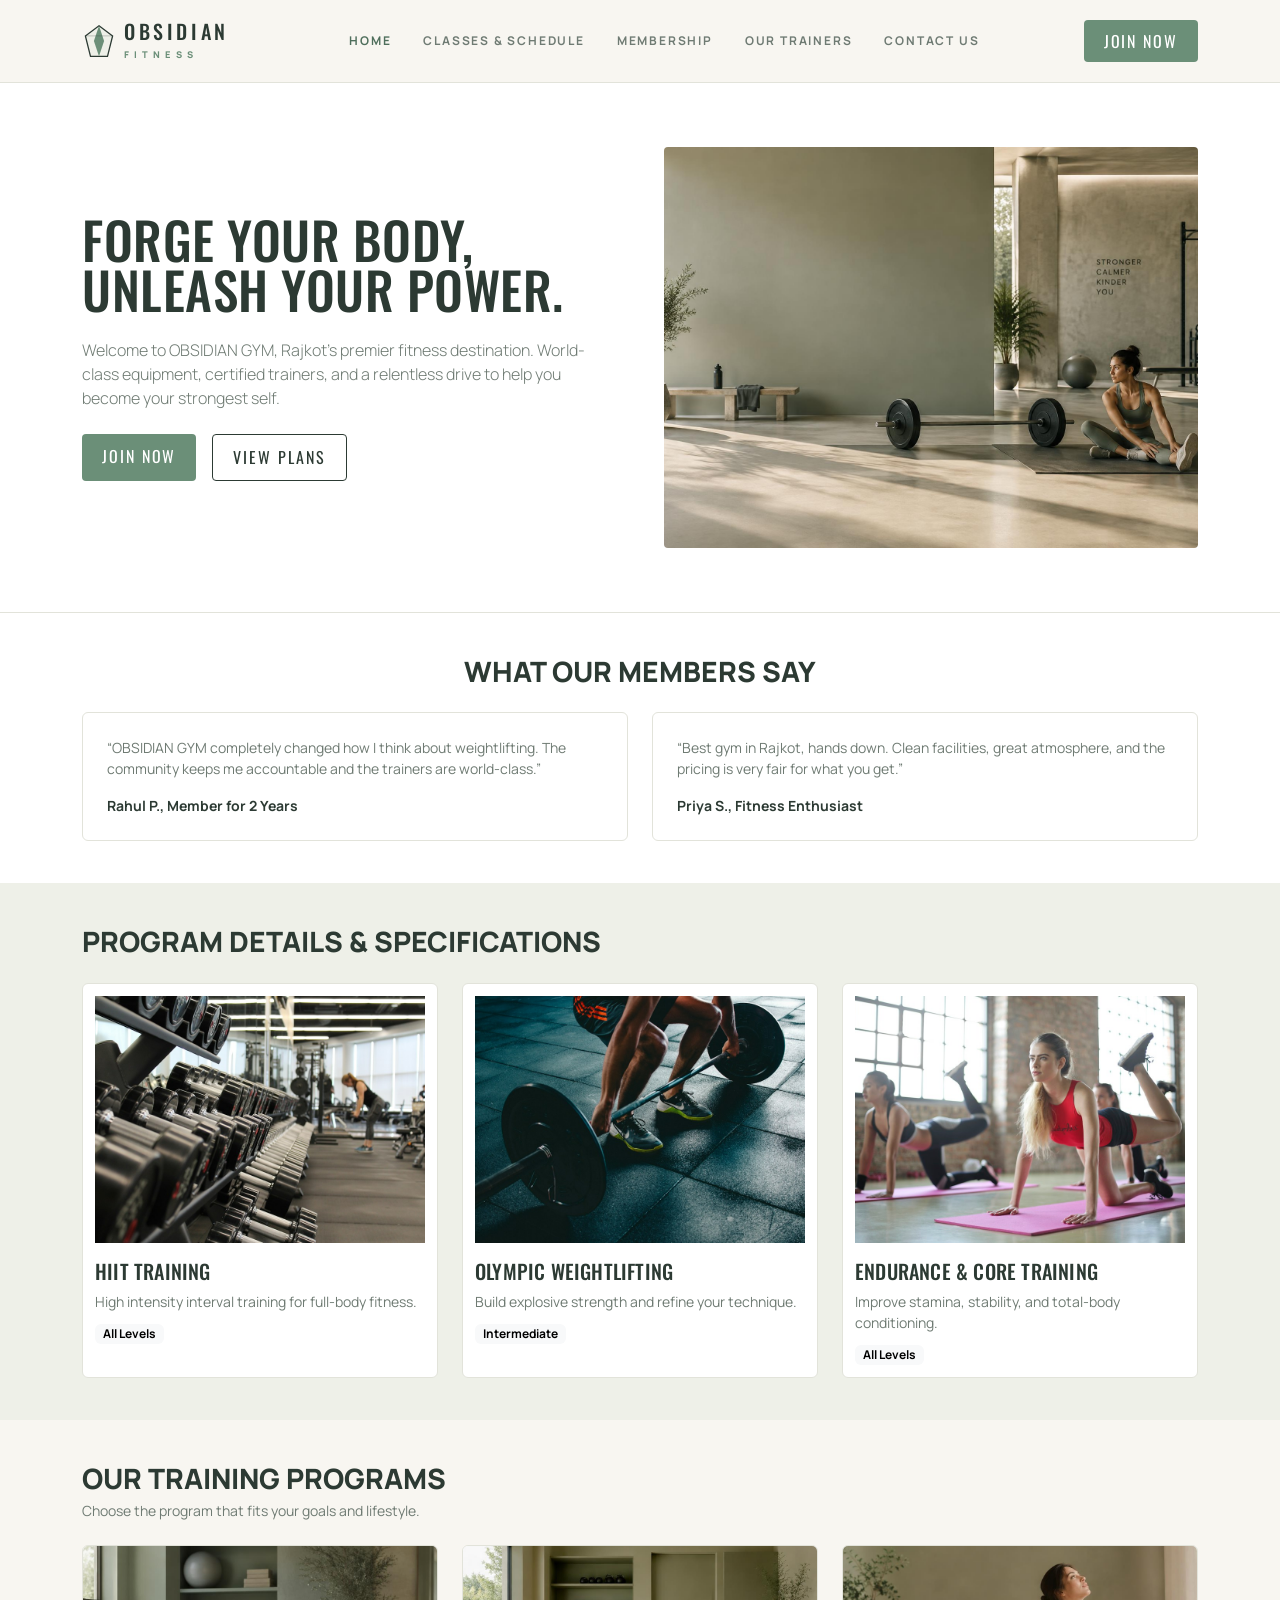
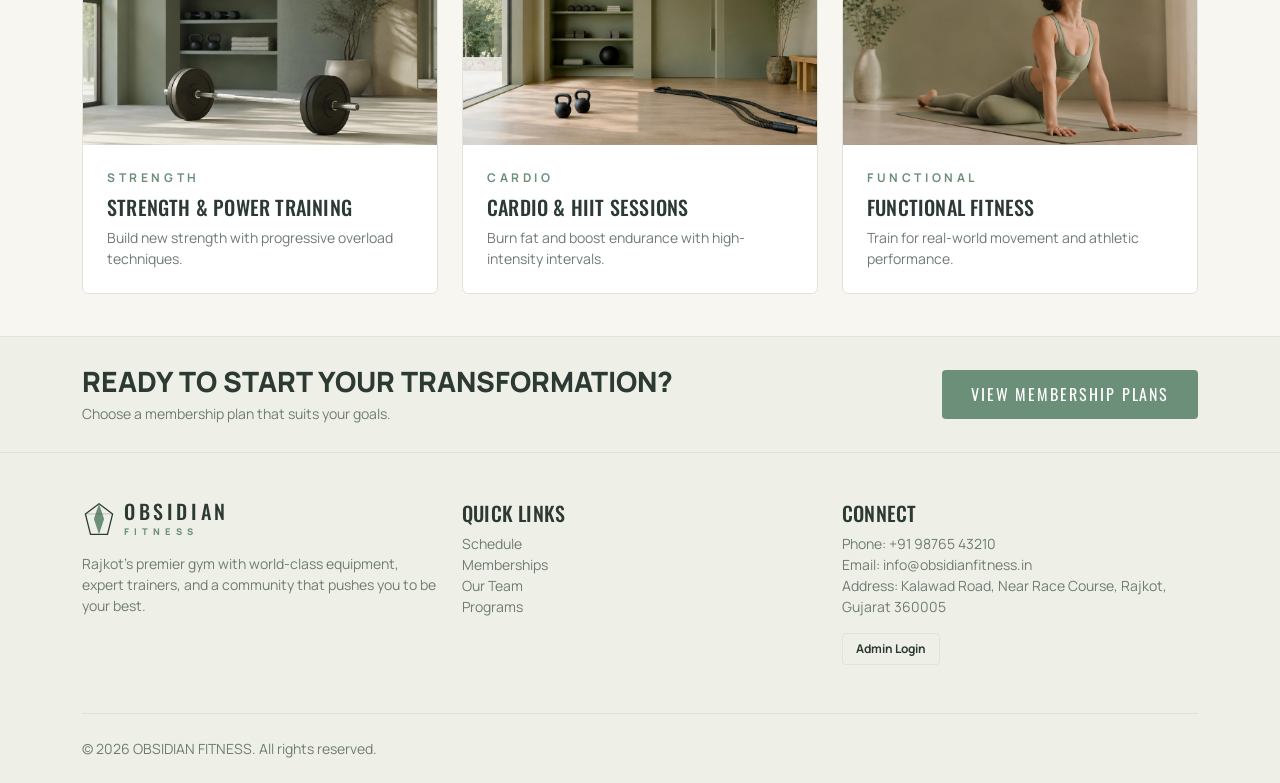
<file: index.html>
<!doctype html>
<html lang="en">
  <head>
    <meta charset="utf-8">
    <meta name="viewport" content="width=device-width, initial-scale=1">
    <title>
      OBSIDIAN FITNESS &mdash; Unleash Your Inner Strength | Rajkot
    </title>
    <meta name="description" content="More than a gym. A standard of discipline, strength, and transformation.">
    <link href="https://cdn.jsdelivr.net/npm/bootstrap@5.3.3/dist/css/bootstrap.min.css" rel="stylesheet">
    <link rel="preconnect" href="https://fonts.googleapis.com">
    <link rel="preconnect" href="https://fonts.gstatic.com" crossorigin>
    <link href="https://fonts.googleapis.com/css2?family=Oswald:wght@400;500;600&family=Manrope:wght@400;500;600;700;800&display=swap" rel="stylesheet">
    <link href="assets/css/style.css" rel="stylesheet">
  </head>
  <body data-page="home">
    <nav class="navbar navbar-expand-lg navbar-of sticky-top py-3">
      <div class="container">
        <a class="navbar-brand d-flex align-items-center gap-2" href="index.html">
          <svg viewBox="0 0 40 40" width="34" height="34" aria-hidden="true">
            <polygon points="20,2 36,14 30,38 10,38 4,14" fill="#eef0e8" stroke="#2c3a33" stroke-width="1.5"/>
            <polygon points="20,2 26,20 20,38 14,20" fill="#6b8f78"/>
            <line x1="4" y1="14" x2="36" y2="14" stroke="#2c3a33" stroke-opacity=".3"/>
          </svg>
          <span class="brand-word"><b>OBSIDIAN</b><small>FITNESS</small></span>
        </a>
        <button class="navbar-toggler" type="button" data-bs-toggle="collapse" data-bs-target="#nav" aria-label="Toggle menu">
          <span class="navbar-toggler-icon"></span>
        </button>
        <div class="collapse navbar-collapse" id="nav">
          <ul class="navbar-nav mx-auto gap-lg-3">
            <li class="nav-item">
              <a class="nav-link active" href="index.html">
                Home
              </a>
            </li>
            <li class="nav-item">
              <a class="nav-link" href="about.html">
                About Us
              </a>
            </li>
            <li class="nav-item">
              <a class="nav-link" href="classes.html">
                Classes &amp; Schedule
              </a>
            </li>
            <li class="nav-item">
              <a class="nav-link" href="membership.html">
                Membership
              </a>
            </li>
            <li class="nav-item">
              <a class="nav-link" href="trainers.html">
                Our Trainers
              </a>
            </li>
            <li class="nav-item">
              <a class="nav-link" href="contact.html">
                Contact Us
              </a>
            </li>
          </ul>
          <a href="join.html" class="btn btn-of">
            Join Now
          </a>
        </div>
      </div>
    </nav>
    <main>
      <section class="hero hero-home">
        <div class="container">
          <div class="row align-items-center g-5">
            <div class="col-lg-6">
              <h1 class="rise">
                Forge your body,<br>unleash your power.
              </h1>
              <p class="lead text-muted-soft mt-4 rise">
                Welcome to OBSIDIAN GYM, Rajkot's premier fitness destination. World-class equipment, certified trainers, and a relentless drive to help you become your strongest self.
              </p>
              <div class="d-flex flex-wrap gap-3 mt-4 rise">
                <a href="join.html" class="btn btn-of">
                  Join Now
                </a>
                <a href="membership.html" class="btn btn-of-outline">
                  View Plans
                </a>
              </div>
            </div>
            <div class="col-lg-6">
              <img class="home-hero-image" src="assets/img/hero.jpg" alt="Training at OBSIDIAN FITNESS">
            </div>
          </div>
        </div>
      </section>
      <section class="section home-testimonials">
        <div class="container">
          <h2 class="h3 text-center mb-4">
            What our members say
          </h2>
          <div class="row g-4">
            <div class="col-md-6">
              <blockquote class="card-of p-4 mb-0">
                <p class="small mb-3">
                  &ldquo;OBSIDIAN GYM completely changed how I think about weightlifting. The community keeps me accountable and the trainers are world-class.&rdquo;
                </p>
                <footer class="small fw-bold">
                  Rahul P., Member for 2 Years
                </footer>
              </blockquote>
            </div>
            <div class="col-md-6">
              <blockquote class="card-of p-4 mb-0">
                <p class="small mb-3">
                  &ldquo;Best gym in Rajkot, hands down. Clean facilities, great atmosphere, and the pricing is very fair for what you get.&rdquo;
                </p>
                <footer class="small fw-bold">
                  Priya S., Fitness Enthusiast
                </footer>
              </blockquote>
            </div>
          </div>
        </div>
      </section>
      <section class="section home-details">
        <div class="container">
          <h2 class="h3 mb-4">
            Program details &amp; specifications
          </h2>
          <div class="row g-4">
            <div class="col-md-4">
              <article class="card-of p-4">
                <img class="program-image mb-3" src="assets/img/program-hiit.jpg" alt="Dumbbells and training equipment in a gym" loading="lazy">
                <h3 class="h5">
                  HIIT Training
                </h3>
                <p class="small text-muted-soft mb-2">
                  High intensity interval training for full-body fitness.
                </p>
                <span class="badge text-bg-light">All Levels</span>
              </article>
            </div>
            <div class="col-md-4">
              <article class="card-of p-4">
                <img class="program-image mb-3" src="assets/img/program-weightlifting.jpg" alt="Athlete preparing for a barbell deadlift" loading="lazy">
                <h3 class="h5">
                  Olympic Weightlifting
                </h3>
                <p class="small text-muted-soft mb-2">
                  Build explosive strength and refine your technique.
                </p>
                <span class="badge text-bg-light">Intermediate</span>
              </article>
            </div>
            <div class="col-md-4">
              <article class="card-of p-4">
                <img class="program-image mb-3" src="assets/img/program-endurance.jpg" alt="Athletes doing floor exercises in a group workout" loading="lazy">
                <h3 class="h5">
                  Endurance &amp; Core Training
                </h3>
                <p class="small text-muted-soft mb-2">
                  Improve stamina, stability, and total-body conditioning.
                </p>
                <span class="badge text-bg-light">All Levels</span>
              </article>
            </div>
          </div>
        </div>
      </section>
      <section class="section home-programs">
        <div class="container">
          <div class="mb-4">
            <h2 class="h3 mb-1">
              Our training programs
            </h2>
            <p class="small text-muted-soft mb-0">
              Choose the program that fits your goals and lifestyle.
            </p>
          </div>
          <div class="row g-4">
            <div class="col-md-4">
              <article class="card-of">
                <img src="assets/img/class-strength.jpg" alt="Strength training" loading="lazy">
                <div class="p-4">
                  <p class="eyebrow mb-2">
                    Strength
                  </p>
                  <h3 class="h5">
                    Strength &amp; Power Training
                  </h3>
                  <p class="small text-muted-soft mb-0">
                    Build new strength with progressive overload techniques.
                  </p>
                </div>
              </article>
            </div>
            <div class="col-md-4">
              <article class="card-of">
                <img src="assets/img/class-cardio.jpg" alt="Cardio training" loading="lazy">
                <div class="p-4">
                  <p class="eyebrow mb-2">
                    Cardio
                  </p>
                  <h3 class="h5">
                    Cardio &amp; HIIT Sessions
                  </h3>
                  <p class="small text-muted-soft mb-0">
                    Burn fat and boost endurance with high-intensity intervals.
                  </p>
                </div>
              </article>
            </div>
            <div class="col-md-4">
              <article class="card-of">
                <img src="assets/img/class-functional.jpg" alt="Functional fitness training" loading="lazy">
                <div class="p-4">
                  <p class="eyebrow mb-2">
                    Functional
                  </p>
                  <h3 class="h5">
                    Functional Fitness
                  </h3>
                  <p class="small text-muted-soft mb-0">
                    Train for real-world movement and athletic performance.
                  </p>
                </div>
              </article>
            </div>
          </div>
        </div>
      </section>
      <section class="home-cta">
        <div class="container d-flex flex-column flex-md-row justify-content-between align-items-md-center gap-3">
          <div>
            <h2 class="h3 mb-1">
              Ready to start your transformation?
            </h2>
            <p class="small text-muted-soft mb-0">
              Choose a membership plan that suits your goals.
            </p>
          </div>
          <a href="membership.html" class="btn btn-of">
            View Membership Plans
          </a>
        </div>
      </section>
    </main>
    <footer class="footer-of pt-5">
      <div class="container">
        <div class="row g-4 pb-5">
          <div class="col-md-3">
            <a class="navbar-brand d-flex align-items-center gap-2" href="index.html">
              <svg viewBox="0 0 40 40" width="34" height="34" aria-hidden="true">
                <polygon points="20,2 36,14 30,38 10,38 4,14" fill="#eef0e8" stroke="#2c3a33" stroke-width="1.5"/>
                <polygon points="20,2 26,20 20,38 14,20" fill="#6b8f78"/>
                <line x1="4" y1="14" x2="36" y2="14" stroke="#2c3a33" stroke-opacity=".3"/>
              </svg>
              <span class="brand-word"><b>OBSIDIAN</b><small>FITNESS</small></span>
            </a>
            <p class="mt-3 small text-muted-soft">
              Rajkot's premier gym with world-class equipment, expert trainers, and a community that pushes you to be your best.
            </p>
          </div>
          <div class="col-md-3">
            <h4 class="h5">
              Quick Links
            </h4>
            <ul class="list-unstyled small">
              <li>
                <a href="classes.html">
                  Schedule
                </a>
              </li>
              <li>
                <a href="membership.html">
                  Memberships
                </a>
              </li>
              <li>
                <a href="trainers.html">
                  Our Team
                </a>
              </li>
              <li>
                <a href="classes.html">
                  Programs
                </a>
              </li>
            </ul>
          </div>
          <div class="col-md-3">
            <h4 class="h5">
              Programs
            </h4>
            <ul class="list-unstyled small text-muted-soft">
              <li>
                HIIT Training
              </li>
              <li>
                Olympic Weightlifting
              </li>
              <li>
                Endurance &amp; Core Training
              </li>
            </ul>
          </div>
          <div class="col-md-3">
            <h4 class="h5">
              Connect
            </h4>
            <ul class="list-unstyled small text-muted-soft">
              <li>
                Phone: +91 98765 43210
              </li>
              <li>
                Email: info@obsidianfitness.in
              </li>
              <li>
                Address: Kalawad Road, Near Race Course, Rajkot, Gujarat 360005
              </li>
            </ul>
            <a href="admin/login.html" class="btn btn-admin-login">
              Admin Login
            </a>
          </div>
        </div>
        <div class="border-top py-4 d-flex flex-column flex-md-row justify-content-between small text-muted-soft gap-2">
          <span>&copy;&nbsp;<span id="year">2026</span> OBSIDIAN FITNESS. All rights reserved.</span><span class="eyebrow">Forged in discipline. Built for greatness.</span>
          <a href="admin/login.html">
            Staff Login
          </a>
        </div>
      </div>
    </footer>
    <script src="https://cdn.jsdelivr.net/npm/bootstrap@5.3.3/dist/js/bootstrap.bundle.min.js">
    </script>
    <script src="assets/js/app.js">
    </script>
  </body>
</html>
</file>
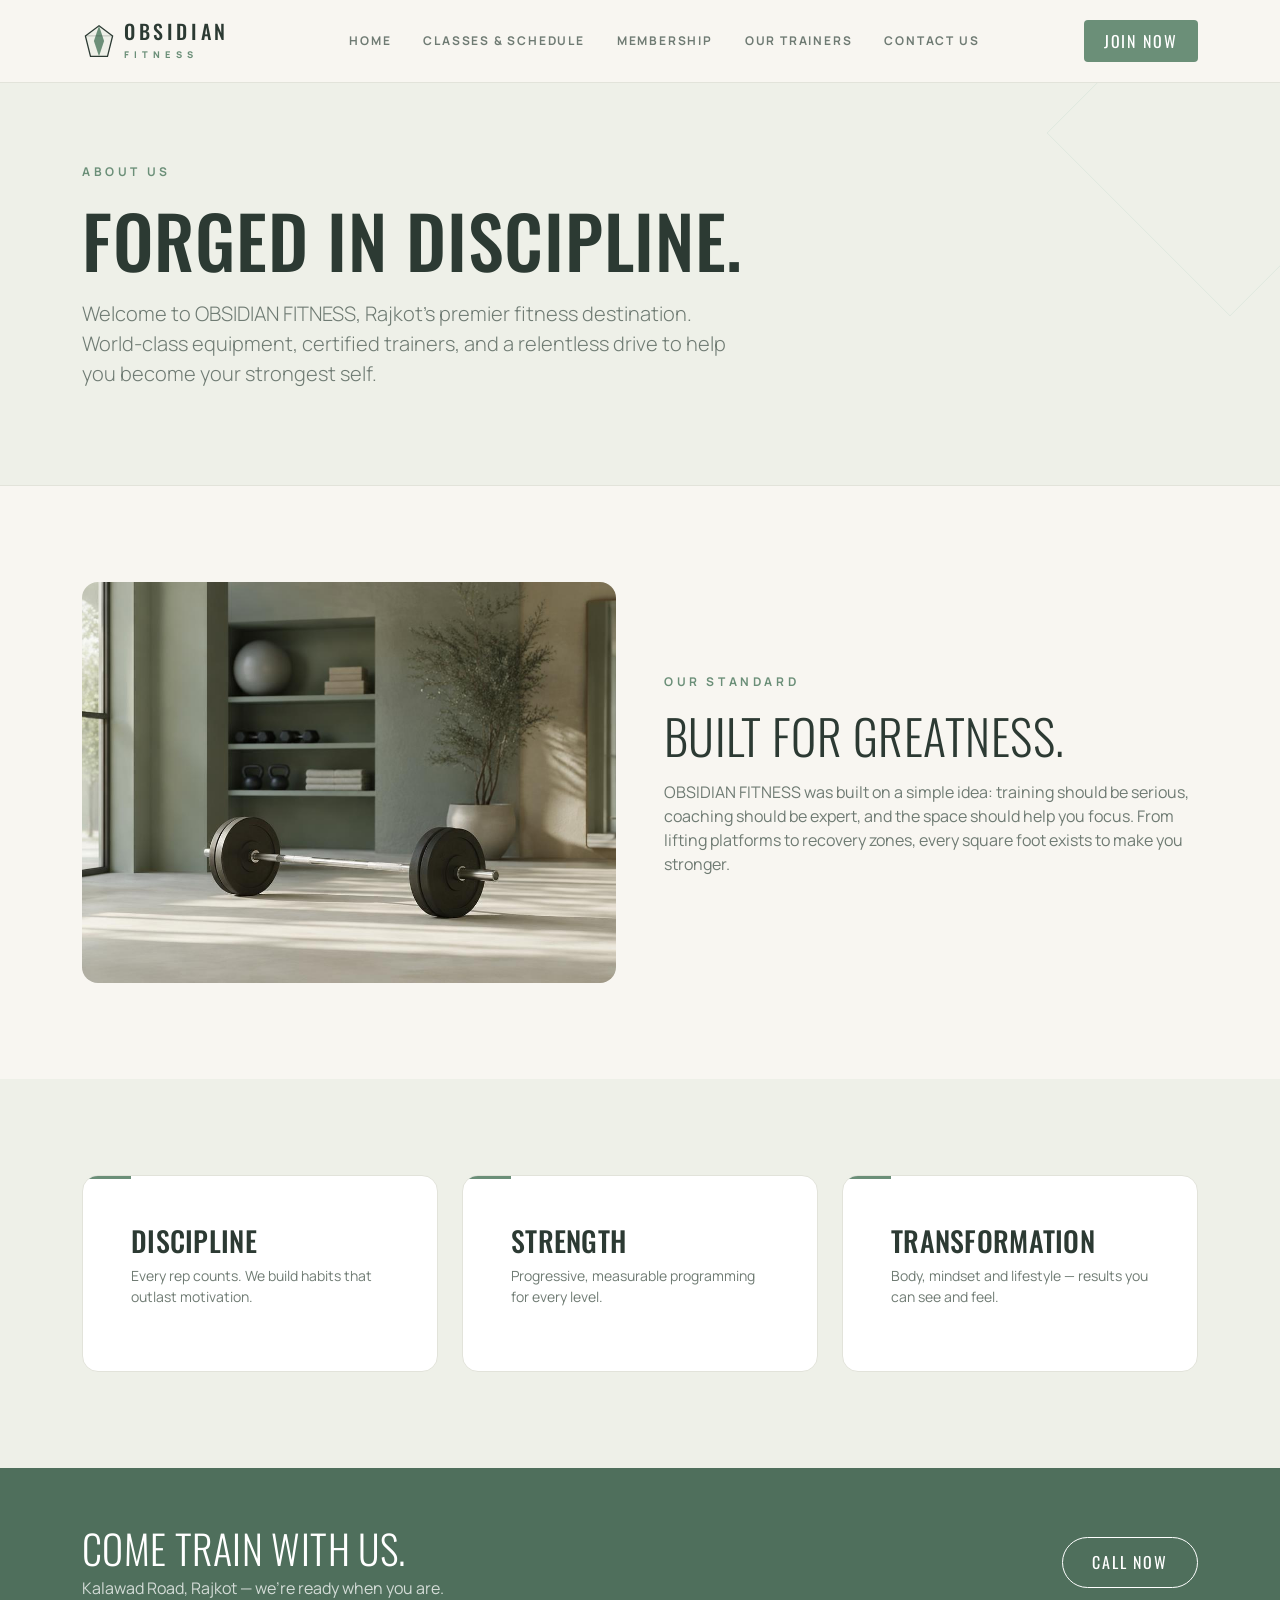
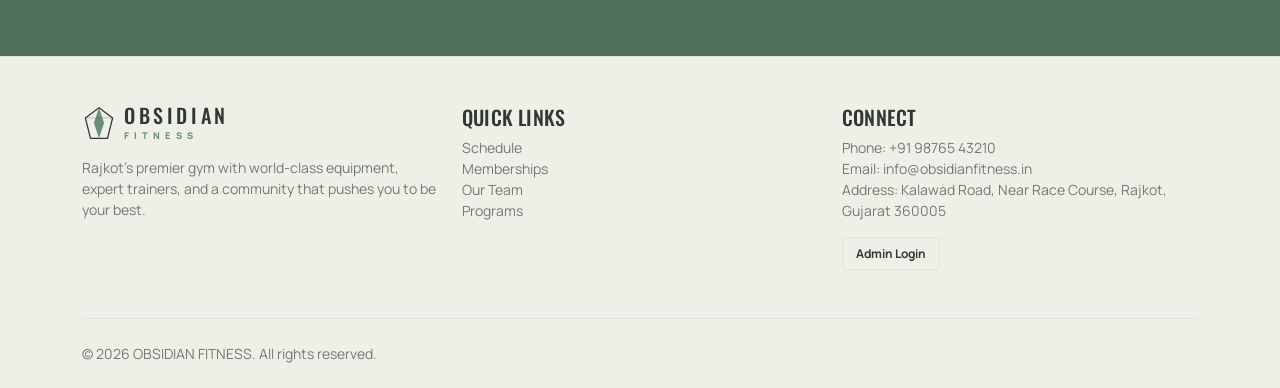
<file: about.html>
<!doctype html>
<html lang="en">
  <head>
    <meta charset="utf-8">
    <meta name="viewport" content="width=device-width, initial-scale=1">
    <title>
      About Us &mdash; OBSIDIAN FITNESS
    </title>
    <meta name="description" content="The story and standards behind OBSIDIAN FITNESS, Rajkot.">
    <link href="https://cdn.jsdelivr.net/npm/bootstrap@5.3.3/dist/css/bootstrap.min.css" rel="stylesheet">
    <link rel="preconnect" href="https://fonts.googleapis.com">
    <link rel="preconnect" href="https://fonts.gstatic.com" crossorigin>
    <link href="https://fonts.googleapis.com/css2?family=Oswald:wght@400;500;600&family=Manrope:wght@400;500;600;700;800&display=swap" rel="stylesheet">
    <link href="assets/css/style.css" rel="stylesheet">
  </head>
  <body data-page="about">
    <nav class="navbar navbar-expand-lg navbar-of sticky-top py-3">
      <div class="container">
        <a class="navbar-brand d-flex align-items-center gap-2" href="index.html">
          <svg viewBox="0 0 40 40" width="34" height="34" aria-hidden="true">
            <polygon points="20,2 36,14 30,38 10,38 4,14" fill="#eef0e8" stroke="#2c3a33" stroke-width="1.5"/>
            <polygon points="20,2 26,20 20,38 14,20" fill="#6b8f78"/>
            <line x1="4" y1="14" x2="36" y2="14" stroke="#2c3a33" stroke-opacity=".3"/>
          </svg>
          <span class="brand-word"><b>OBSIDIAN</b><small>FITNESS</small></span>
        </a>
        <button class="navbar-toggler" type="button" data-bs-toggle="collapse" data-bs-target="#nav" aria-label="Toggle menu">
          <span class="navbar-toggler-icon"></span>
        </button>
        <div class="collapse navbar-collapse" id="nav">
          <ul class="navbar-nav mx-auto gap-lg-3">
            <li class="nav-item">
              <a class="nav-link" href="index.html">
                Home
              </a>
            </li>
            <li class="nav-item">
              <a class="nav-link active" href="about.html">
                About Us
              </a>
            </li>
            <li class="nav-item">
              <a class="nav-link" href="classes.html">
                Classes &amp; Schedule
              </a>
            </li>
            <li class="nav-item">
              <a class="nav-link" href="membership.html">
                Membership
              </a>
            </li>
            <li class="nav-item">
              <a class="nav-link" href="trainers.html">
                Our Trainers
              </a>
            </li>
            <li class="nav-item">
              <a class="nav-link" href="contact.html">
                Contact Us
              </a>
            </li>
          </ul>
          <a href="join.html" class="btn btn-of">
            Join Now
          </a>
        </div>
      </div>
    </nav>
    <main>
      <section class="page-header">
        <div class="container rise">
          <p class="eyebrow">
            About Us
          </p>
          <h1 class="mt-3">
            Forged in discipline.
          </h1>
          <p class="lead text-muted-soft mt-3 col-lg-7">
            Welcome to OBSIDIAN FITNESS, Rajkot's premier fitness destination. World-class equipment, certified trainers, and a relentless drive to help you become your strongest self.
          </p>
        </div>
      </section>
      <section class="section">
        <div class="container">
          <div class="row g-5 align-items-center">
            <div class="col-md-6">
              <img src="assets/img/class-strength.jpg" class="img-fluid rounded-4" alt="Barbell in our training space">
            </div>
            <div class="col-md-6">
              <p class="eyebrow">
                Our Standard
              </p>
              <h2 class="display-5">
                Built for greatness.
              </h2>
              <p class="text-muted-soft mt-3">
                OBSIDIAN FITNESS was built on a simple idea: training should be serious, coaching should be expert, and the space should help you focus. From lifting platforms to recovery zones, every square foot exists to make you stronger.
              </p>
            </div>
          </div>
        </div>
      </section>
      <section class="section bg-soft">
        <div class="container">
          <div class="row g-4">
            <div class="col-md-4">
              <div class="card-of bar-top p-5">
                <h3>
                  Discipline
                </h3>
                <p class="small text-muted-soft">
                  Every rep counts. We build habits that outlast motivation.
                </p>
              </div>
            </div>
            <div class="col-md-4">
              <div class="card-of bar-top p-5">
                <h3>
                  Strength
                </h3>
                <p class="small text-muted-soft">
                  Progressive, measurable programming for every level.
                </p>
              </div>
            </div>
            <div class="col-md-4">
              <div class="card-of bar-top p-5">
                <h3>
                  Transformation
                </h3>
                <p class="small text-muted-soft">
                  Body, mindset and lifestyle &mdash; results you can see and feel.
                </p>
              </div>
            </div>
          </div>
        </div>
      </section>
      <section class="cta-band">
        <div class="container d-flex flex-column flex-md-row justify-content-between align-items-md-center gap-4">
          <div>
            <h2 class="display-6 mb-1">
              Come train with us.
            </h2>
            <p class="mb-0 opacity-75">
              Kalawad Road, Rajkot &mdash; we're ready when you are.
            </p>
          </div>
          <a href="tel:+919876543210" class="btn btn-of-outline">
            Call Now
          </a>
        </div>
      </section>
    </main>
    <footer class="footer-of pt-5">
      <div class="container">
        <div class="row g-4 pb-5">
          <div class="col-md-3">
            <a class="navbar-brand d-flex align-items-center gap-2" href="index.html">
              <svg viewBox="0 0 40 40" width="34" height="34" aria-hidden="true">
                <polygon points="20,2 36,14 30,38 10,38 4,14" fill="#eef0e8" stroke="#2c3a33" stroke-width="1.5"/>
                <polygon points="20,2 26,20 20,38 14,20" fill="#6b8f78"/>
                <line x1="4" y1="14" x2="36" y2="14" stroke="#2c3a33" stroke-opacity=".3"/>
              </svg>
              <span class="brand-word"><b>OBSIDIAN</b><small>FITNESS</small></span>
            </a>
            <p class="mt-3 small text-muted-soft">
              Rajkot's premier gym with world-class equipment, expert trainers, and a community that pushes you to be your best.
            </p>
          </div>
          <div class="col-md-3">
            <h4 class="h5">
              Quick Links
            </h4>
            <ul class="list-unstyled small">
              <li>
                <a href="classes.html">
                  Schedule
                </a>
              </li>
              <li>
                <a href="membership.html">
                  Memberships
                </a>
              </li>
              <li>
                <a href="trainers.html">
                  Our Team
                </a>
              </li>
              <li>
                <a href="classes.html">
                  Programs
                </a>
              </li>
            </ul>
          </div>
          <div class="col-md-3">
            <h4 class="h5">
              Programs
            </h4>
            <ul class="list-unstyled small text-muted-soft">
              <li>
                HIIT Training
              </li>
              <li>
                Olympic Weightlifting
              </li>
              <li>
                Endurance &amp; Core Training
              </li>
            </ul>
          </div>
          <div class="col-md-3">
            <h4 class="h5">
              Connect
            </h4>
            <ul class="list-unstyled small text-muted-soft">
              <li>
                Phone: +91 98765 43210
              </li>
              <li>
                Email: info@obsidianfitness.in
              </li>
              <li>
                Address: Kalawad Road, Near Race Course, Rajkot, Gujarat 360005
              </li>
            </ul>
            <a href="admin/login.html" class="btn btn-admin-login">
              Admin Login
            </a>
          </div>
        </div>
        <div class="border-top py-4 d-flex flex-column flex-md-row justify-content-between small text-muted-soft gap-2">
          <span>&copy;&nbsp;<span id="year">2026</span> OBSIDIAN FITNESS. All rights reserved.</span><span class="eyebrow">Forged in discipline. Built for greatness.</span>
          <a href="admin/login.html">
            Staff Login
          </a>
        </div>
      </div>
    </footer>
    <script src="https://cdn.jsdelivr.net/npm/bootstrap@5.3.3/dist/js/bootstrap.bundle.min.js">
    </script>
    <script src="assets/js/app.js">
    </script>
  </body>
</html>
</file>
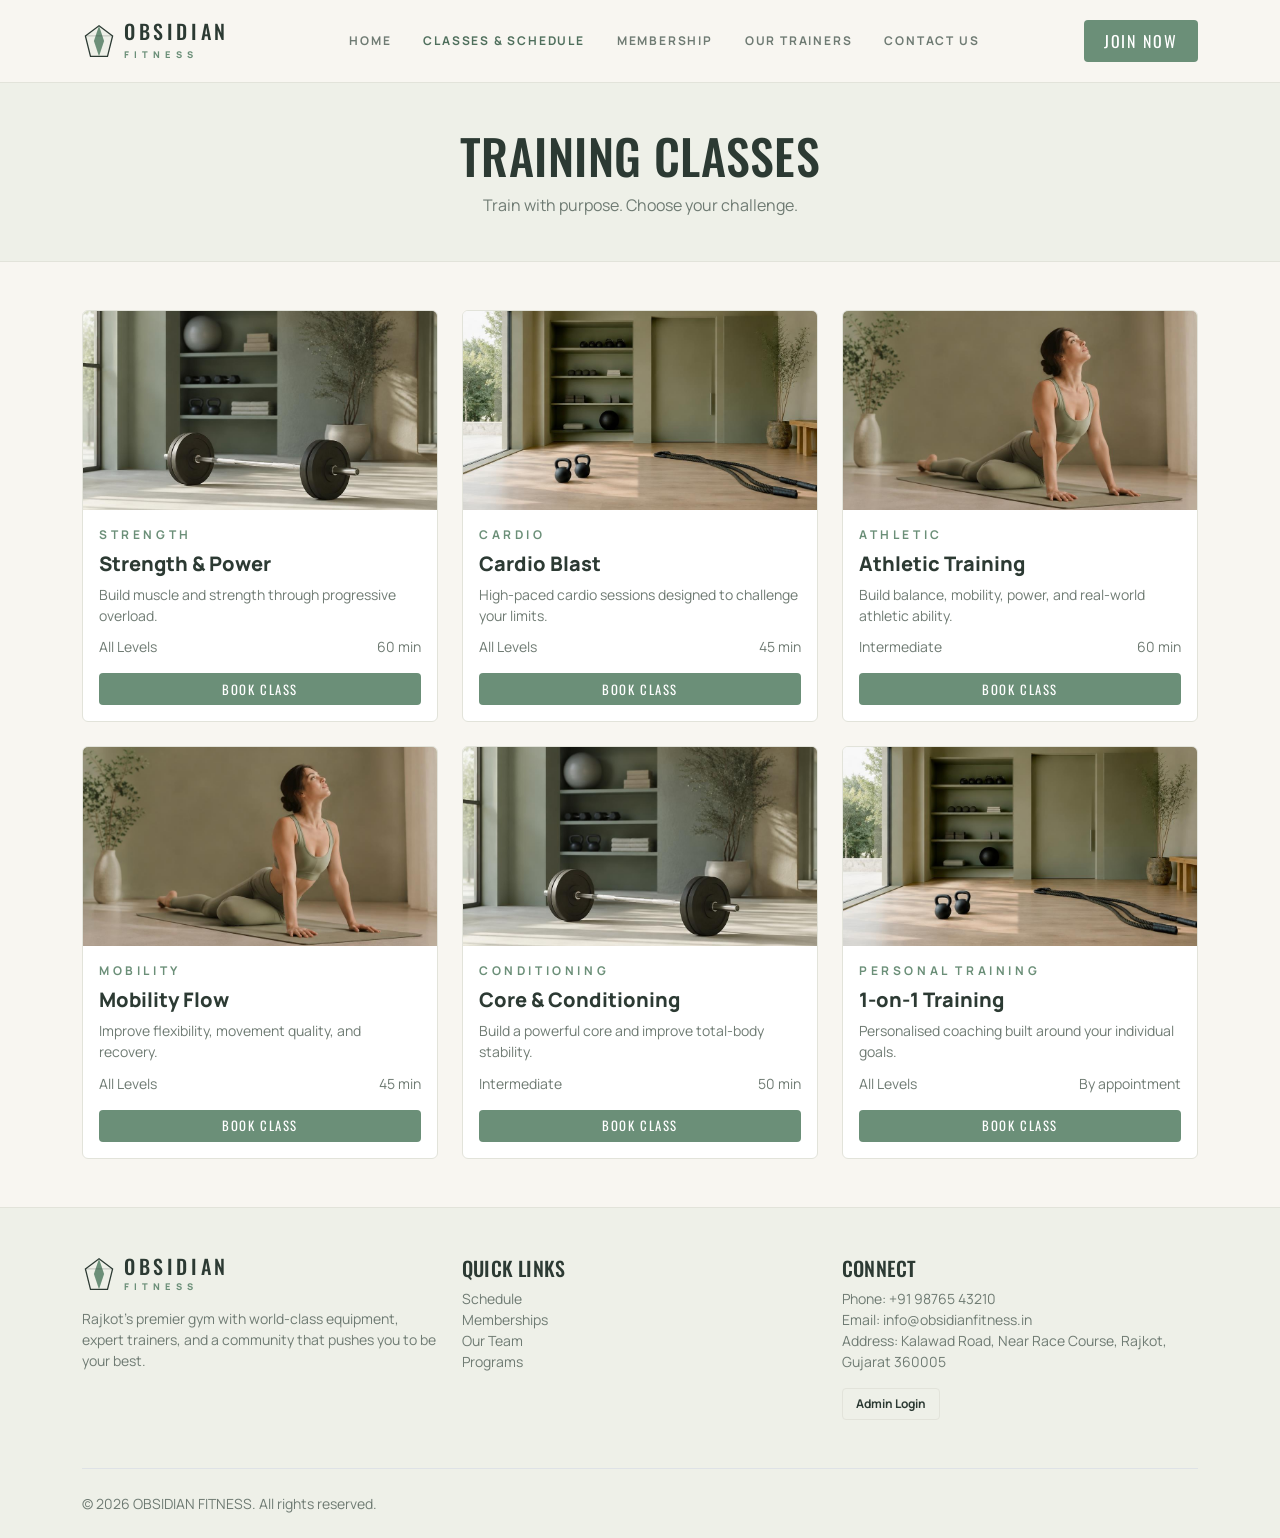
<file: classes.html>
<!doctype html>
<html lang="en">
  <head>
    <meta charset="utf-8">
    <meta name="viewport" content="width=device-width, initial-scale=1">
    <title>
      Classes &amp; Schedule &mdash; OBSIDIAN FITNESS
    </title>
    <meta name="description" content="Strength, HIIT, functional and mobility classes at OBSIDIAN FITNESS Rajkot.">
    <link href="https://cdn.jsdelivr.net/npm/bootstrap@5.3.3/dist/css/bootstrap.min.css" rel="stylesheet">
    <link rel="preconnect" href="https://fonts.googleapis.com">
    <link rel="preconnect" href="https://fonts.gstatic.com" crossorigin>
    <link href="https://fonts.googleapis.com/css2?family=Oswald:wght@400;500;600&family=Manrope:wght@400;500;600;700;800&display=swap" rel="stylesheet">
    <link href="assets/css/style.css" rel="stylesheet">
  </head>
  <body data-page="class-listing">
    <nav class="navbar navbar-expand-lg navbar-of sticky-top py-3">
      <div class="container">
        <a class="navbar-brand d-flex align-items-center gap-2" href="index.html">
          <svg viewBox="0 0 40 40" width="34" height="34" aria-hidden="true">
            <polygon points="20,2 36,14 30,38 10,38 4,14" fill="#eef0e8" stroke="#2c3a33" stroke-width="1.5"/>
            <polygon points="20,2 26,20 20,38 14,20" fill="#6b8f78"/>
            <line x1="4" y1="14" x2="36" y2="14" stroke="#2c3a33" stroke-opacity=".3"/>
          </svg>
          <span class="brand-word"><b>OBSIDIAN</b><small>FITNESS</small></span>
        </a>
        <button class="navbar-toggler" type="button" data-bs-toggle="collapse" data-bs-target="#nav" aria-label="Toggle menu">
          <span class="navbar-toggler-icon"></span>
        </button>
        <div class="collapse navbar-collapse" id="nav">
          <ul class="navbar-nav mx-auto gap-lg-3">
            <li class="nav-item">
              <a class="nav-link" href="index.html">
                Home
              </a>
            </li>
            <li class="nav-item">
              <a class="nav-link" href="about.html">
                About Us
              </a>
            </li>
            <li class="nav-item">
              <a class="nav-link active" href="classes.html">
                Classes &amp; Schedule
              </a>
            </li>
            <li class="nav-item">
              <a class="nav-link" href="membership.html">
                Membership
              </a>
            </li>
            <li class="nav-item">
              <a class="nav-link" href="trainers.html">
                Our Trainers
              </a>
            </li>
            <li class="nav-item">
              <a class="nav-link" href="contact.html">
                Contact Us
              </a>
            </li>
          </ul>
          <a href="join.html" class="btn btn-of">
            Join Now
          </a>
        </div>
      </div>
    </nav>
    <main>
      <section class="page-header page-header-centered">
        <div class="container rise">
          <h1>
            Training Classes
          </h1>
          <p class="text-muted-soft mt-2 mb-0">
            Train with purpose. Choose your challenge.
          </p>
        </div>
      </section>
      <section class="section class-listing">
        <div class="container">
          <div class="row g-4">
            <div class="col-md-6 col-lg-4">
              <article class="card-of class-card">
                <img src="assets/img/class-strength.jpg" alt="Strength and power training" loading="lazy">
                <div class="p-4">
                  <p class="eyebrow mb-2">
                    Strength
                  </p>
                  <h2 class="h5">
                    Strength &amp; Power
                  </h2>
                  <p class="small text-muted-soft">
                    Build muscle and strength through progressive overload.
                  </p>
                  <div class="d-flex justify-content-between small text-muted-soft mb-3">
                    <span>All Levels</span><span>60 min</span>
                  </div>
                  <a href="contact.html?service=Group%20classes" class="btn btn-of btn-sm w-100">
                    Book Class
                  </a>
                </div>
              </article>
            </div>
            <div class="col-md-6 col-lg-4">
              <article class="card-of class-card">
                <img src="assets/img/class-cardio.jpg" alt="Cardio blast class" loading="lazy">
                <div class="p-4">
                  <p class="eyebrow mb-2">
                    Cardio
                  </p>
                  <h2 class="h5">
                    Cardio Blast
                  </h2>
                  <p class="small text-muted-soft">
                    High-paced cardio sessions designed to challenge your limits.
                  </p>
                  <div class="d-flex justify-content-between small text-muted-soft mb-3">
                    <span>All Levels</span><span>45 min</span>
                  </div>
                  <a href="contact.html?service=Group%20classes" class="btn btn-of btn-sm w-100">
                    Book Class
                  </a>
                </div>
              </article>
            </div>
            <div class="col-md-6 col-lg-4">
              <article class="card-of class-card">
                <img src="assets/img/class-functional.jpg" alt="Athletic training class" loading="lazy">
                <div class="p-4">
                  <p class="eyebrow mb-2">
                    Athletic
                  </p>
                  <h2 class="h5">
                    Athletic Training
                  </h2>
                  <p class="small text-muted-soft">
                    Build balance, mobility, power, and real-world athletic ability.
                  </p>
                  <div class="d-flex justify-content-between small text-muted-soft mb-3">
                    <span>Intermediate</span><span>60 min</span>
                  </div>
                  <a href="contact.html?service=Group%20classes" class="btn btn-of btn-sm w-100">
                    Book Class
                  </a>
                </div>
              </article>
            </div>
            <div class="col-md-6 col-lg-4">
              <article class="card-of class-card">
                <img src="assets/img/class-functional.jpg" alt="Mobility flow class" loading="lazy">
                <div class="p-4">
                  <p class="eyebrow mb-2">
                    Mobility
                  </p>
                  <h2 class="h5">
                    Mobility Flow
                  </h2>
                  <p class="small text-muted-soft">
                    Improve flexibility, movement quality, and recovery.
                  </p>
                  <div class="d-flex justify-content-between small text-muted-soft mb-3">
                    <span>All Levels</span><span>45 min</span>
                  </div>
                  <a href="contact.html?service=Group%20classes" class="btn btn-of btn-sm w-100">
                    Book Class
                  </a>
                </div>
              </article>
            </div>
            <div class="col-md-6 col-lg-4">
              <article class="card-of class-card">
                <img src="assets/img/class-strength.jpg" alt="Core and conditioning class" loading="lazy">
                <div class="p-4">
                  <p class="eyebrow mb-2">
                    Conditioning
                  </p>
                  <h2 class="h5">
                    Core &amp; Conditioning
                  </h2>
                  <p class="small text-muted-soft">
                    Build a powerful core and improve total-body stability.
                  </p>
                  <div class="d-flex justify-content-between small text-muted-soft mb-3">
                    <span>Intermediate</span><span>50 min</span>
                  </div>
                  <a href="contact.html?service=Group%20classes" class="btn btn-of btn-sm w-100">
                    Book Class
                  </a>
                </div>
              </article>
            </div>
            <div class="col-md-6 col-lg-4">
              <article class="card-of class-card">
                <img src="assets/img/class-cardio.jpg" alt="One-on-one personal training" loading="lazy">
                <div class="p-4">
                  <p class="eyebrow mb-2">
                    Personal Training
                  </p>
                  <h2 class="h5">
                    1-on-1 Training
                  </h2>
                  <p class="small text-muted-soft">
                    Personalised coaching built around your individual goals.
                  </p>
                  <div class="d-flex justify-content-between small text-muted-soft mb-3">
                    <span>All Levels</span><span>By appointment</span>
                  </div>
                  <a href="contact.html?service=Personal%20training" class="btn btn-of btn-sm w-100">
                    Book Class
                  </a>
                </div>
              </article>
            </div>
          </div>
        </div>
      </section>
    </main>
    <footer class="footer-of pt-5">
      <div class="container">
        <div class="row g-4 pb-5">
          <div class="col-md-3">
            <a class="navbar-brand d-flex align-items-center gap-2" href="index.html">
              <svg viewBox="0 0 40 40" width="34" height="34" aria-hidden="true">
                <polygon points="20,2 36,14 30,38 10,38 4,14" fill="#eef0e8" stroke="#2c3a33" stroke-width="1.5"/>
                <polygon points="20,2 26,20 20,38 14,20" fill="#6b8f78"/>
                <line x1="4" y1="14" x2="36" y2="14" stroke="#2c3a33" stroke-opacity=".3"/>
              </svg>
              <span class="brand-word"><b>OBSIDIAN</b><small>FITNESS</small></span>
            </a>
            <p class="mt-3 small text-muted-soft">
              Rajkot's premier gym with world-class equipment, expert trainers, and a community that pushes you to be your best.
            </p>
          </div>
          <div class="col-md-3">
            <h4 class="h5">
              Quick Links
            </h4>
            <ul class="list-unstyled small">
              <li>
                <a href="classes.html">
                  Schedule
                </a>
              </li>
              <li>
                <a href="membership.html">
                  Memberships
                </a>
              </li>
              <li>
                <a href="trainers.html">
                  Our Team
                </a>
              </li>
              <li>
                <a href="classes.html">
                  Programs
                </a>
              </li>
            </ul>
          </div>
          <div class="col-md-3">
            <h4 class="h5">
              Programs
            </h4>
            <ul class="list-unstyled small text-muted-soft">
              <li>
                HIIT Training
              </li>
              <li>
                Olympic Weightlifting
              </li>
              <li>
                Endurance &amp; Core Training
              </li>
            </ul>
          </div>
          <div class="col-md-3">
            <h4 class="h5">
              Connect
            </h4>
            <ul class="list-unstyled small text-muted-soft">
              <li>
                Phone: +91 98765 43210
              </li>
              <li>
                Email: info@obsidianfitness.in
              </li>
              <li>
                Address: Kalawad Road, Near Race Course, Rajkot, Gujarat 360005
              </li>
            </ul>
            <a href="admin/login.html" class="btn btn-admin-login">
              Admin Login
            </a>
          </div>
        </div>
        <div class="border-top py-4 d-flex flex-column flex-md-row justify-content-between small text-muted-soft gap-2">
          <span>&copy;&nbsp;<span id="year">2026</span> OBSIDIAN FITNESS. All rights reserved.</span><span class="eyebrow">Forged in discipline. Built for greatness.</span>
          <a href="admin/login.html">
            Staff Login
          </a>
        </div>
      </div>
    </footer>
    <script src="https://cdn.jsdelivr.net/npm/bootstrap@5.3.3/dist/js/bootstrap.bundle.min.js">
    </script>
    <script src="assets/js/app.js">
    </script>
  </body>
</html>
</file>
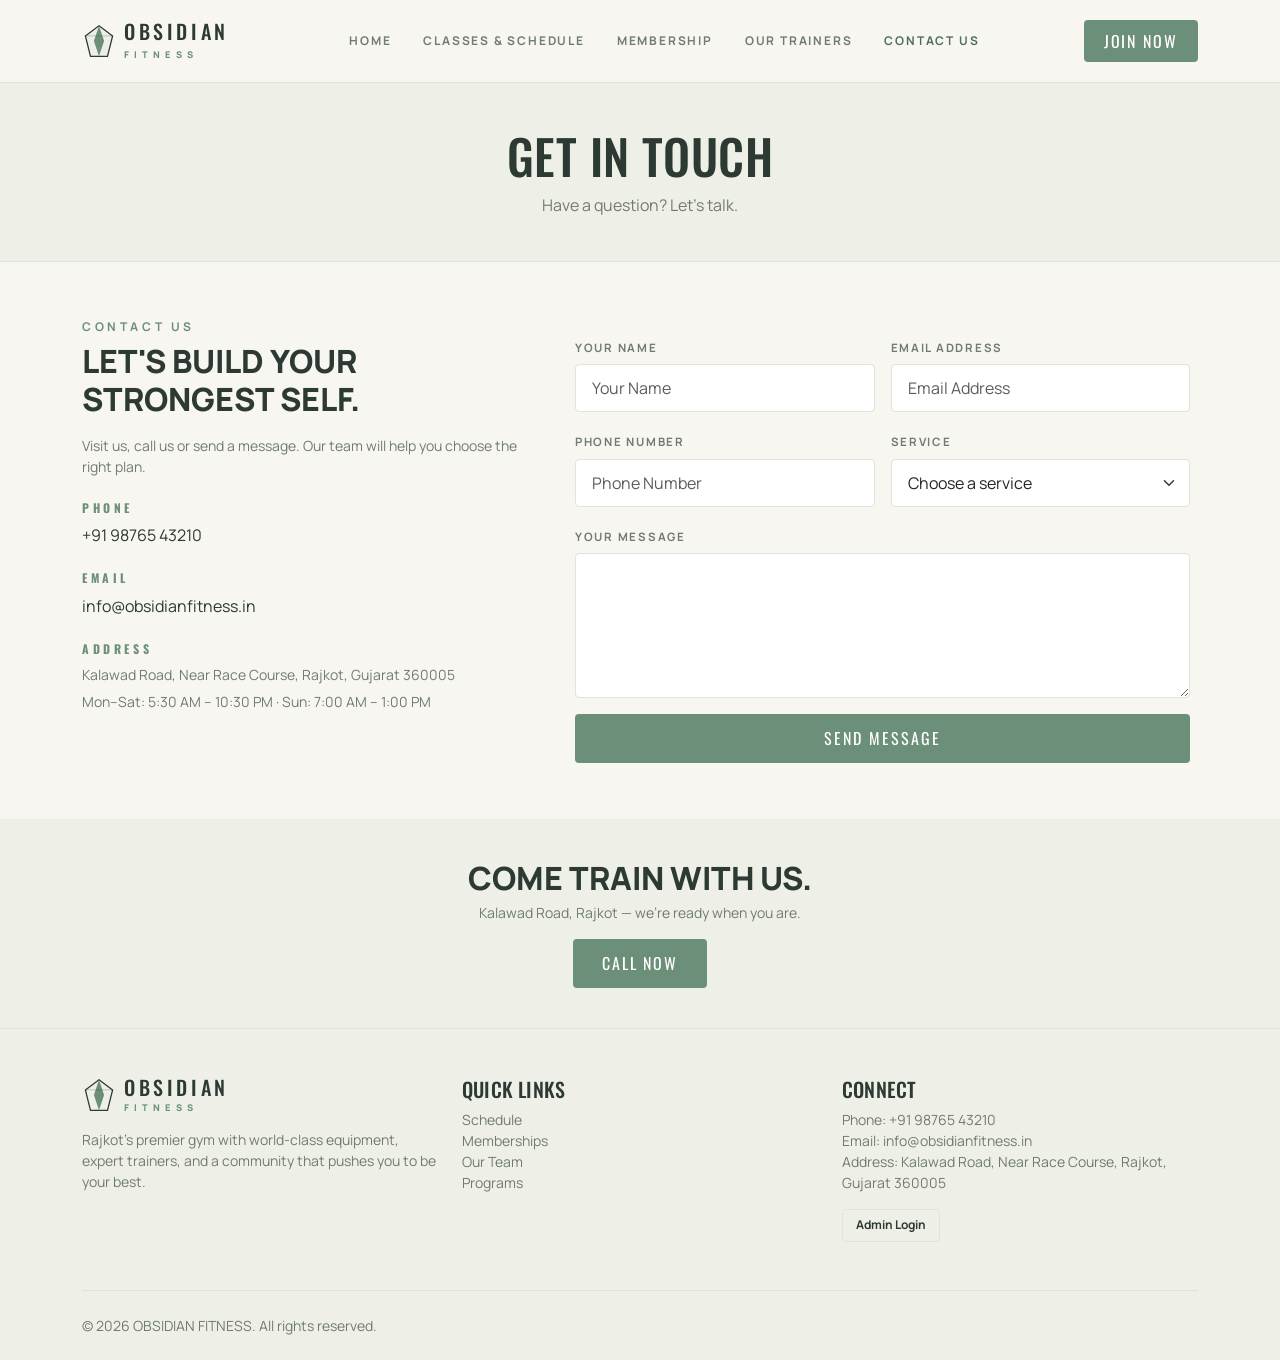
<file: contact.html>
<!doctype html>
<html lang="en">
  <head>
    <meta charset="utf-8">
    <meta name="viewport" content="width=device-width, initial-scale=1">
    <title>
      Contact Us &mdash; OBSIDIAN FITNESS
    </title>
    <meta name="description" content="Call, email or visit OBSIDIAN FITNESS on Kalawad Road, Rajkot.">
    <link href="https://cdn.jsdelivr.net/npm/bootstrap@5.3.3/dist/css/bootstrap.min.css" rel="stylesheet">
    <link rel="preconnect" href="https://fonts.googleapis.com">
    <link rel="preconnect" href="https://fonts.gstatic.com" crossorigin>
    <link href="https://fonts.googleapis.com/css2?family=Oswald:wght@400;500;600&family=Manrope:wght@400;500;600;700;800&display=swap" rel="stylesheet">
    <link href="assets/css/style.css" rel="stylesheet">
  </head>
  <body data-page="contact">
    <nav class="navbar navbar-expand-lg navbar-of sticky-top py-3">
      <div class="container">
        <a class="navbar-brand d-flex align-items-center gap-2" href="index.html">
          <svg viewBox="0 0 40 40" width="34" height="34" aria-hidden="true">
            <polygon points="20,2 36,14 30,38 10,38 4,14" fill="#eef0e8" stroke="#2c3a33" stroke-width="1.5"/>
            <polygon points="20,2 26,20 20,38 14,20" fill="#6b8f78"/>
            <line x1="4" y1="14" x2="36" y2="14" stroke="#2c3a33" stroke-opacity=".3"/>
          </svg>
          <span class="brand-word"><b>OBSIDIAN</b><small>FITNESS</small></span>
        </a>
        <button class="navbar-toggler" type="button" data-bs-toggle="collapse" data-bs-target="#nav" aria-label="Toggle menu">
          <span class="navbar-toggler-icon"></span>
        </button>
        <div class="collapse navbar-collapse" id="nav">
          <ul class="navbar-nav mx-auto gap-lg-3">
            <li class="nav-item">
              <a class="nav-link" href="index.html">
                Home
              </a>
            </li>
            <li class="nav-item">
              <a class="nav-link" href="about.html">
                About Us
              </a>
            </li>
            <li class="nav-item">
              <a class="nav-link" href="classes.html">
                Classes &amp; Schedule
              </a>
            </li>
            <li class="nav-item">
              <a class="nav-link" href="membership.html">
                Membership
              </a>
            </li>
            <li class="nav-item">
              <a class="nav-link" href="trainers.html">
                Our Trainers
              </a>
            </li>
            <li class="nav-item">
              <a class="nav-link active" href="contact.html">
                Contact Us
              </a>
            </li>
          </ul>
          <a href="join.html" class="btn btn-of">
            Join Now
          </a>
        </div>
      </div>
    </nav>
    <main>
      <section class="page-header page-header-centered">
        <div class="container rise">
          <h1>
            Get in touch
          </h1>
          <p class="text-muted-soft mt-2 mb-0">
            Have a question? Let's talk.
          </p>
        </div>
      </section>
      <section class="section contact-section">
        <div class="container">
          <div class="row g-5 align-items-start">
            <div class="col-lg-5 contact-details">
              <p class="eyebrow">
                Contact us
              </p>
              <h2 class="h2 mb-3">
                Let's build your<br>strongest self.
              </h2>
              <p class="small text-muted-soft">
                Visit us, call us or send a message. Our team will help you choose the right plan.
              </p>
              <h3 class="eyebrow mt-4">
                Phone
              </h3>
              <p>
                <a href="tel:+919876543210">
                  +91 98765 43210
                </a>
              </p>
              <h3 class="eyebrow mt-4">
                Email
              </h3>
              <p>
                <a href="mailto:info@obsidianfitness.in">
                  info@obsidianfitness.in
                </a>
              </p>
              <h3 class="eyebrow mt-4">
                Address
              </h3>
              <p class="small text-muted-soft">
                Kalawad Road, Near Race Course, Rajkot, Gujarat 360005
              </p>
              <p class="small text-muted-soft">
                Mon&ndash;Sat: 5:30 AM &ndash; 10:30 PM &middot; Sun: 7:00 AM &ndash; 1:00 PM
              </p>
            </div>
            <div class="col-lg-7">
              <form id="contactForm" class="row g-3 m-0" novalidate>
                <div class="col-md-6">
                  <label class="form-label" for="name">Your Name</label>
                  <input class="form-control" type="text" id="name" name="name" placeholder="Your Name" data-rule="name">
                  <div class="invalid-feedback">
                  </div>
                </div>
                <div class="col-md-6">
                  <label class="form-label" for="email">Email Address</label>
                  <input class="form-control" type="email" id="email" name="email" placeholder="Email Address" data-rule="email">
                  <div class="invalid-feedback">
                  </div>
                </div>
                <div class="col-md-6">
                  <label class="form-label" for="phone">Phone Number</label>
                  <input class="form-control" type="tel" id="phone" name="phone" placeholder="Phone Number" data-rule="phone">
                  <div class="invalid-feedback">
                  </div>
                </div>
                <div class="col-md-6">
                  <label class="form-label" for="service">Service</label>
                  <select class="form-select" id="service" name="service" data-rule="required">
                    <option value="">Choose a service</option><option>Membership enquiry</option><option>Personal training</option><option>Group classes</option><option>Diet consultation</option><option>Other</option>
                  </select>
                  <div class="invalid-feedback">
                  </div>
                </div>
                <div class="col-12">
                  <label class="form-label" for="message">Your Message</label>
                  <textarea class="form-control" id="message" name="message" rows="5" placeholder="Your Message" data-rule="message">
                  </textarea>
                  <div class="invalid-feedback">
                  </div>
                </div>
                <div class="col-12">
                  <button class="btn btn-of w-100" type="submit">
                    Send Message
                  </button>
                </div>
              </form>
            </div>
          </div>
        </div>
      </section>
      <section class="contact-cta">
        <div class="container text-center">
          <h2 class="h2 mb-1">
            Come train with us.
          </h2>
          <p class="small text-muted-soft mb-3">
            Kalawad Road, Rajkot &mdash; we're ready when you are.
          </p>
          <a href="tel:+919876543210" class="btn btn-of">
            Call Now
          </a>
        </div>
      </section>
    </main>
    <footer class="footer-of pt-5">
      <div class="container">
        <div class="row g-4 pb-5">
          <div class="col-md-3">
            <a class="navbar-brand d-flex align-items-center gap-2" href="index.html">
              <svg viewBox="0 0 40 40" width="34" height="34" aria-hidden="true">
                <polygon points="20,2 36,14 30,38 10,38 4,14" fill="#eef0e8" stroke="#2c3a33" stroke-width="1.5"/>
                <polygon points="20,2 26,20 20,38 14,20" fill="#6b8f78"/>
                <line x1="4" y1="14" x2="36" y2="14" stroke="#2c3a33" stroke-opacity=".3"/>
              </svg>
              <span class="brand-word"><b>OBSIDIAN</b><small>FITNESS</small></span>
            </a>
            <p class="mt-3 small text-muted-soft">
              Rajkot's premier gym with world-class equipment, expert trainers, and a community that pushes you to be your best.
            </p>
          </div>
          <div class="col-md-3">
            <h4 class="h5">
              Quick Links
            </h4>
            <ul class="list-unstyled small">
              <li>
                <a href="classes.html">
                  Schedule
                </a>
              </li>
              <li>
                <a href="membership.html">
                  Memberships
                </a>
              </li>
              <li>
                <a href="trainers.html">
                  Our Team
                </a>
              </li>
              <li>
                <a href="classes.html">
                  Programs
                </a>
              </li>
            </ul>
          </div>
          <div class="col-md-3">
            <h4 class="h5">
              Programs
            </h4>
            <ul class="list-unstyled small text-muted-soft">
              <li>
                HIIT Training
              </li>
              <li>
                Olympic Weightlifting
              </li>
              <li>
                Endurance &amp; Core Training
              </li>
            </ul>
          </div>
          <div class="col-md-3">
            <h4 class="h5">
              Connect
            </h4>
            <ul class="list-unstyled small text-muted-soft">
              <li>
                Phone: +91 98765 43210
              </li>
              <li>
                Email: info@obsidianfitness.in
              </li>
              <li>
                Address: Kalawad Road, Near Race Course, Rajkot, Gujarat 360005
              </li>
            </ul>
            <a href="admin/login.html" class="btn btn-admin-login">
              Admin Login
            </a>
          </div>
        </div>
        <div class="border-top py-4 d-flex flex-column flex-md-row justify-content-between small text-muted-soft gap-2">
          <span>&copy;&nbsp;<span id="year">2026</span> OBSIDIAN FITNESS. All rights reserved.</span><span class="eyebrow">Forged in discipline. Built for greatness.</span>
          <a href="admin/login.html">
            Staff Login
          </a>
        </div>
      </div>
    </footer>
    <script src="https://cdn.jsdelivr.net/npm/bootstrap@5.3.3/dist/js/bootstrap.bundle.min.js">
    </script>
    <script src="assets/js/app.js">
    </script>
  </body>
</html>
</file>
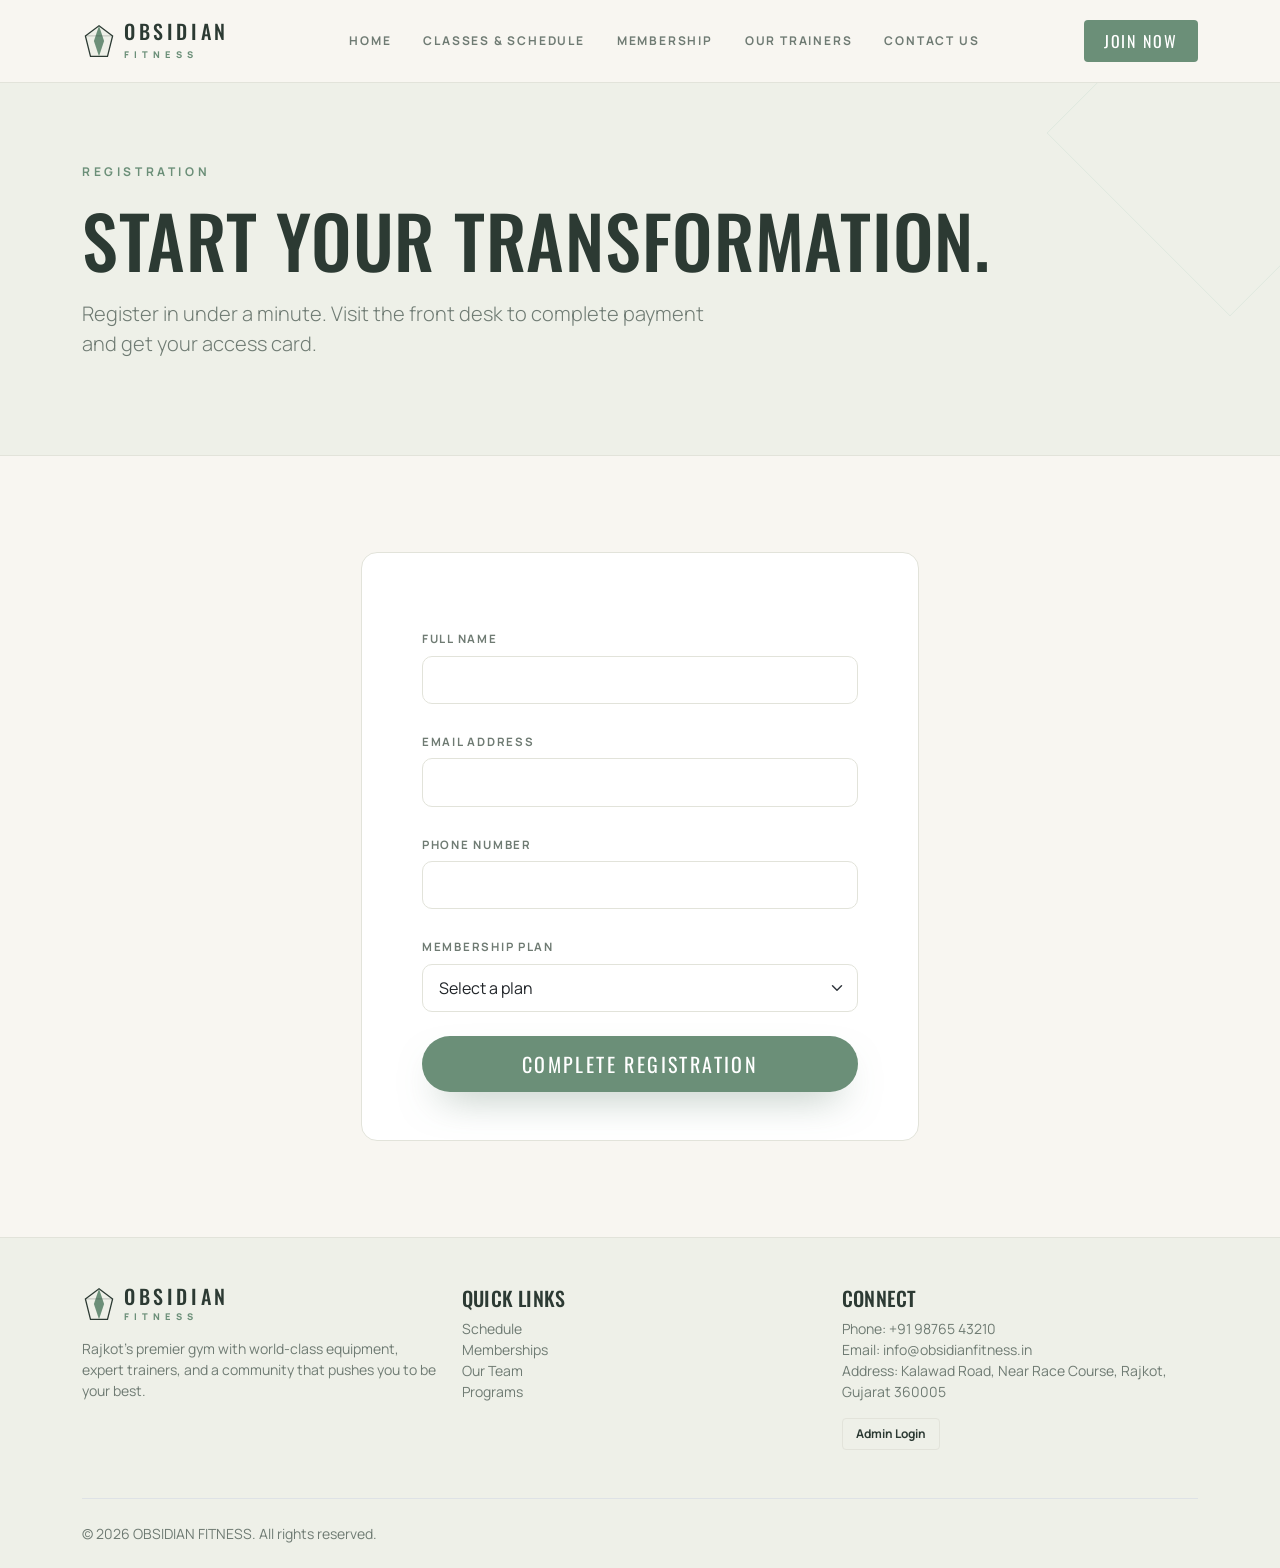
<file: join.html>
<!doctype html>
<html lang="en">
  <head>
    <meta charset="utf-8">
    <meta name="viewport" content="width=device-width, initial-scale=1">
    <title>
      Join Now &mdash; OBSIDIAN FITNESS Registration
    </title>
    <meta name="description" content="Register for an OBSIDIAN FITNESS membership in Rajkot.">
    <link href="https://cdn.jsdelivr.net/npm/bootstrap@5.3.3/dist/css/bootstrap.min.css" rel="stylesheet">
    <link rel="preconnect" href="https://fonts.googleapis.com">
    <link rel="preconnect" href="https://fonts.gstatic.com" crossorigin>
    <link href="https://fonts.googleapis.com/css2?family=Oswald:wght@400;500;600&family=Manrope:wght@400;500;600;700;800&display=swap" rel="stylesheet">
    <link href="assets/css/style.css" rel="stylesheet">
  </head>
  <body data-page="join">
    <nav class="navbar navbar-expand-lg navbar-of sticky-top py-3">
      <div class="container">
        <a class="navbar-brand d-flex align-items-center gap-2" href="index.html">
          <svg viewBox="0 0 40 40" width="34" height="34" aria-hidden="true">
            <polygon points="20,2 36,14 30,38 10,38 4,14" fill="#eef0e8" stroke="#2c3a33" stroke-width="1.5"/>
            <polygon points="20,2 26,20 20,38 14,20" fill="#6b8f78"/>
            <line x1="4" y1="14" x2="36" y2="14" stroke="#2c3a33" stroke-opacity=".3"/>
          </svg>
          <span class="brand-word"><b>OBSIDIAN</b><small>FITNESS</small></span>
        </a>
        <button class="navbar-toggler" type="button" data-bs-toggle="collapse" data-bs-target="#nav" aria-label="Toggle menu">
          <span class="navbar-toggler-icon"></span>
        </button>
        <div class="collapse navbar-collapse" id="nav">
          <ul class="navbar-nav mx-auto gap-lg-3">
            <li class="nav-item">
              <a class="nav-link" href="index.html">
                Home
              </a>
            </li>
            <li class="nav-item">
              <a class="nav-link" href="about.html">
                About Us
              </a>
            </li>
            <li class="nav-item">
              <a class="nav-link" href="classes.html">
                Classes &amp; Schedule
              </a>
            </li>
            <li class="nav-item">
              <a class="nav-link" href="membership.html">
                Membership
              </a>
            </li>
            <li class="nav-item">
              <a class="nav-link" href="trainers.html">
                Our Trainers
              </a>
            </li>
            <li class="nav-item">
              <a class="nav-link" href="contact.html">
                Contact Us
              </a>
            </li>
          </ul>
          <a href="join.html" class="btn btn-of">
            Join Now
          </a>
        </div>
      </div>
    </nav>
    <main>
      <section class="page-header">
        <div class="container rise">
          <p class="eyebrow">
            Registration
          </p>
          <h1 class="mt-3">
            Start your transformation.
          </h1>
          <p class="lead text-muted-soft mt-3 col-lg-7">
            Register in under a minute. Visit the front desk to complete payment and get your access card.
          </p>
        </div>
      </section>
      <section class="section">
        <div class="container">
          <div class="col-lg-6 mx-auto">
            <form id="joinForm" class="card-of p-4 p-lg-5 row g-4 m-0" novalidate>
              <div class="col-12">
                <label class="form-label" for="name">Full Name</label>
                <input class="form-control" type="text" id="name" name="name" placeholder="" data-rule="name">
                <div class="invalid-feedback">
                </div>
              </div>
              <div class="col-12">
                <label class="form-label" for="email">Email Address</label>
                <input class="form-control" type="email" id="email" name="email" placeholder="" data-rule="email">
                <div class="invalid-feedback">
                </div>
              </div>
              <div class="col-12">
                <label class="form-label" for="phone">Phone Number</label>
                <input class="form-control" type="tel" id="phone" name="phone" placeholder="" data-rule="phone">
                <div class="invalid-feedback">
                </div>
              </div>
              <div class="col-12">
                <label class="form-label" for="plan">Membership Plan</label>
                <select class="form-select" id="plan" name="plan" data-rule="required">
                </select>
                <div class="invalid-feedback">
                </div>
              </div>
              <div class="col-12">
                <button class="btn btn-of btn-lg w-100" type="submit">
                  Complete Registration
                </button>
              </div>
            </form>
            <div id="joinDone" class="card-of bar-top p-5 text-center d-none">
              <h2 class="display-6">
                You're in, <span id="joinName"></span>.
              </h2>
              <p class="text-muted-soft">
                Your membership is registered. See you on the floor.
              </p>
            </div>
          </div>
        </div>
      </section>
    </main>
    <footer class="footer-of pt-5">
      <div class="container">
        <div class="row g-4 pb-5">
          <div class="col-md-3">
            <a class="navbar-brand d-flex align-items-center gap-2" href="index.html">
              <svg viewBox="0 0 40 40" width="34" height="34" aria-hidden="true">
                <polygon points="20,2 36,14 30,38 10,38 4,14" fill="#eef0e8" stroke="#2c3a33" stroke-width="1.5"/>
                <polygon points="20,2 26,20 20,38 14,20" fill="#6b8f78"/>
                <line x1="4" y1="14" x2="36" y2="14" stroke="#2c3a33" stroke-opacity=".3"/>
              </svg>
              <span class="brand-word"><b>OBSIDIAN</b><small>FITNESS</small></span>
            </a>
            <p class="mt-3 small text-muted-soft">
              Rajkot's premier gym with world-class equipment, expert trainers, and a community that pushes you to be your best.
            </p>
          </div>
          <div class="col-md-3">
            <h4 class="h5">
              Quick Links
            </h4>
            <ul class="list-unstyled small">
              <li>
                <a href="classes.html">
                  Schedule
                </a>
              </li>
              <li>
                <a href="membership.html">
                  Memberships
                </a>
              </li>
              <li>
                <a href="trainers.html">
                  Our Team
                </a>
              </li>
              <li>
                <a href="classes.html">
                  Programs
                </a>
              </li>
            </ul>
          </div>
          <div class="col-md-3">
            <h4 class="h5">
              Programs
            </h4>
            <ul class="list-unstyled small text-muted-soft">
              <li>
                HIIT Training
              </li>
              <li>
                Olympic Weightlifting
              </li>
              <li>
                Endurance &amp; Core Training
              </li>
            </ul>
          </div>
          <div class="col-md-3">
            <h4 class="h5">
              Connect
            </h4>
            <ul class="list-unstyled small text-muted-soft">
              <li>
                Phone: +91 98765 43210
              </li>
              <li>
                Email: info@obsidianfitness.in
              </li>
              <li>
                Address: Kalawad Road, Near Race Course, Rajkot, Gujarat 360005
              </li>
            </ul>
            <a href="admin/login.html" class="btn btn-admin-login">
              Admin Login
            </a>
          </div>
        </div>
        <div class="border-top py-4 d-flex flex-column flex-md-row justify-content-between small text-muted-soft gap-2">
          <span>&copy;&nbsp;<span id="year">2026</span> OBSIDIAN FITNESS. All rights reserved.</span><span class="eyebrow">Forged in discipline. Built for greatness.</span>
          <a href="admin/login.html">
            Staff Login
          </a>
        </div>
      </div>
    </footer>
    <script src="https://cdn.jsdelivr.net/npm/bootstrap@5.3.3/dist/js/bootstrap.bundle.min.js">
    </script>
    <script src="assets/js/app.js">
    </script>
  </body>
</html>
</file>
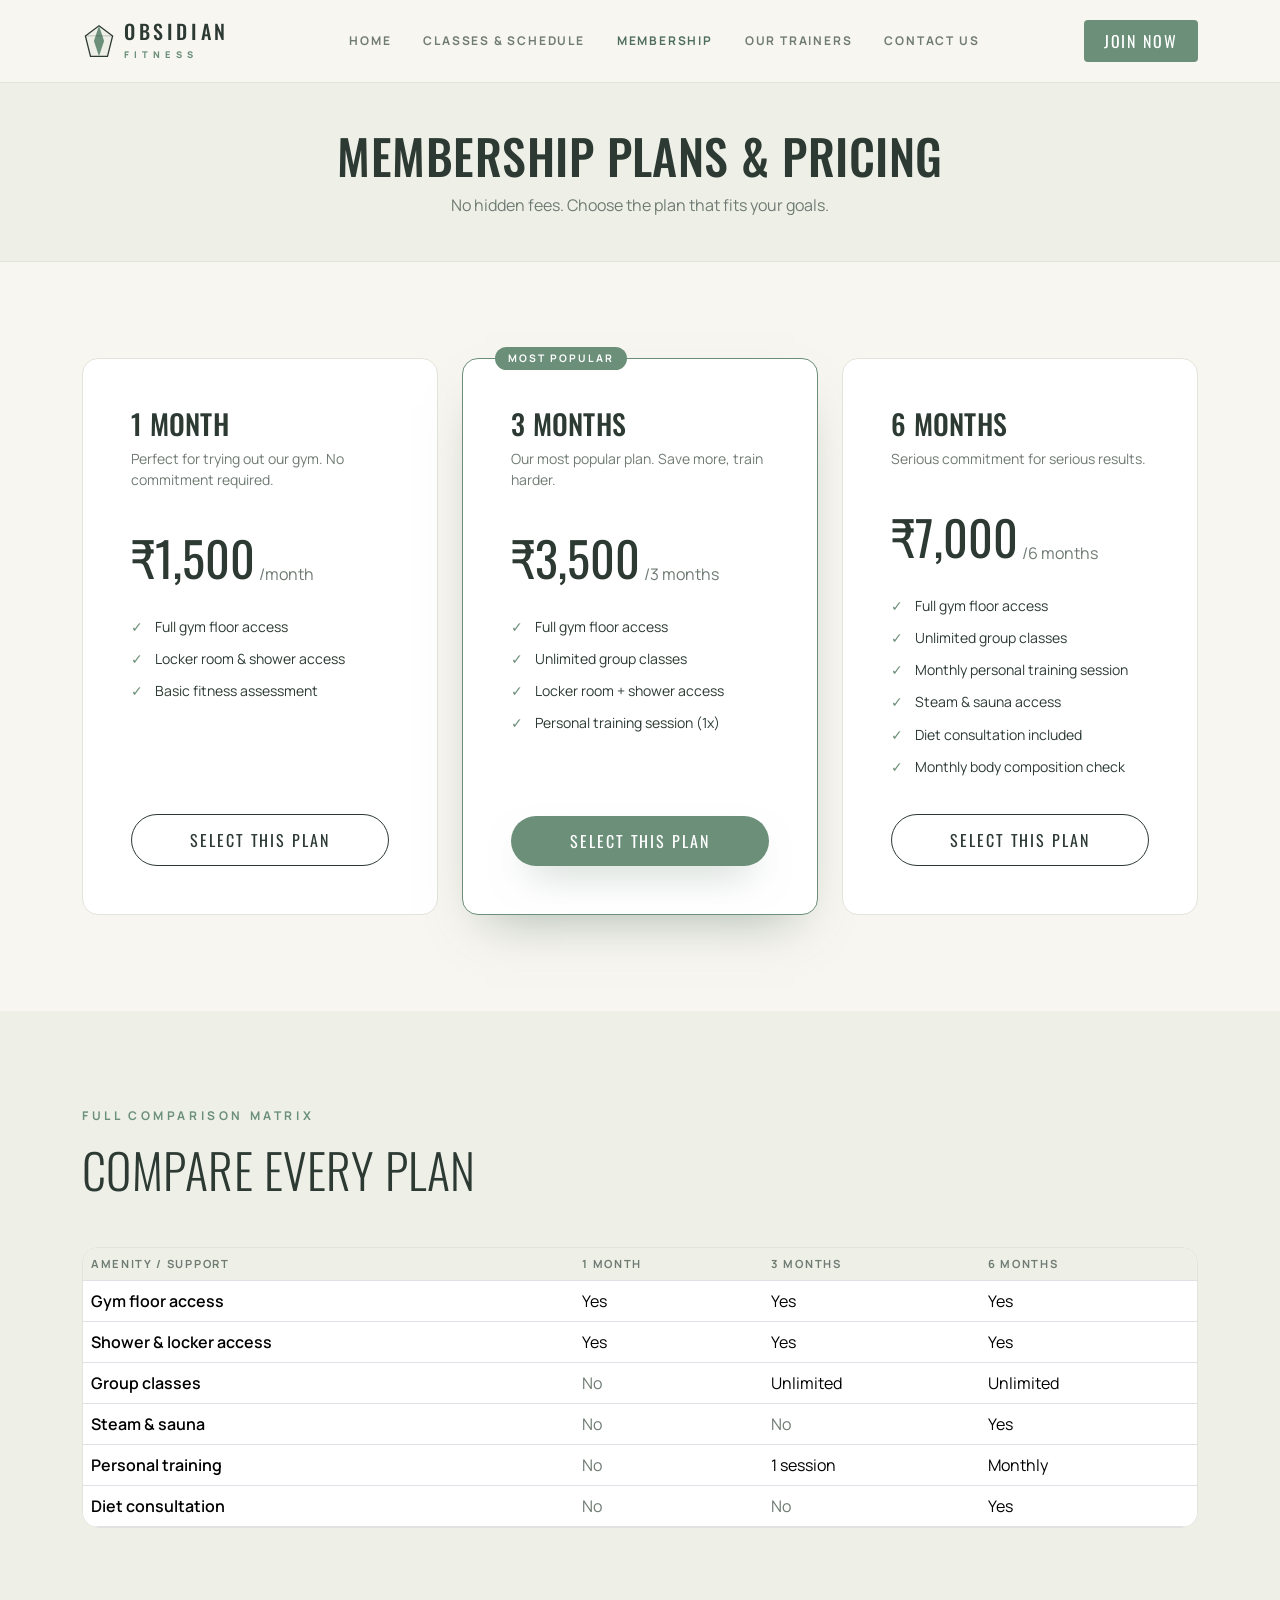
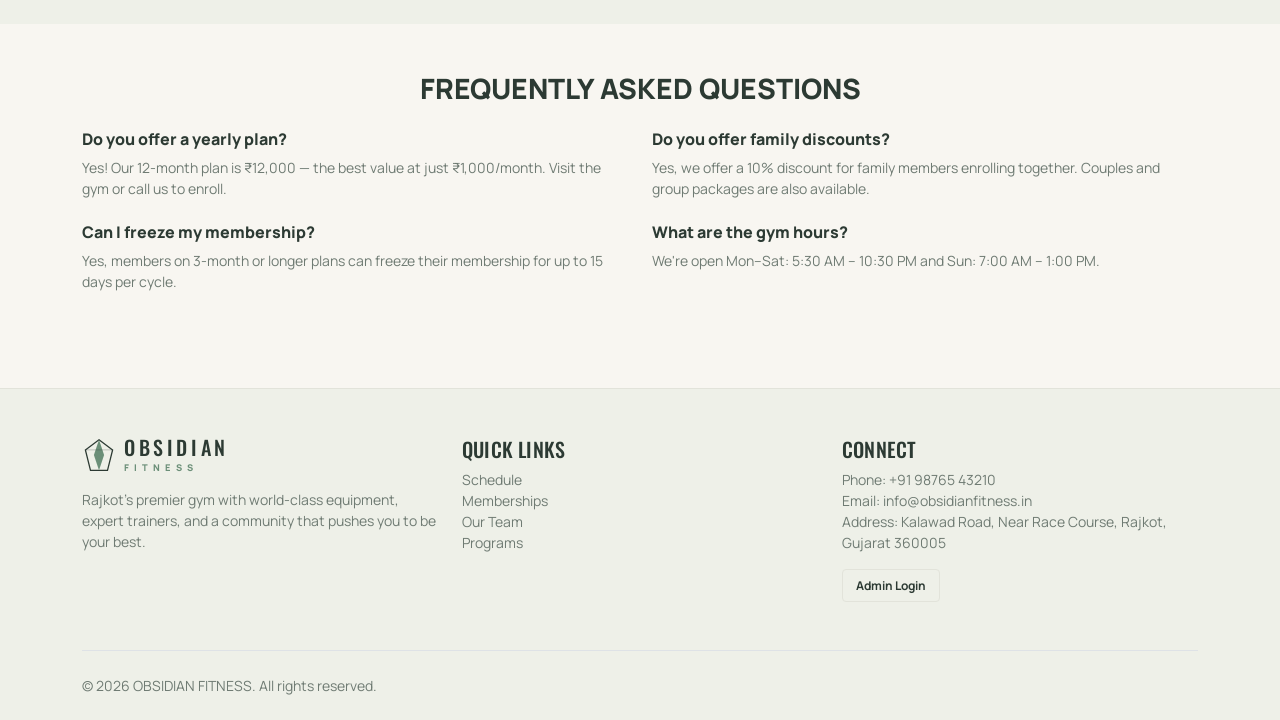
<file: membership.html>
<!doctype html>
<html lang="en">
  <head>
    <meta charset="utf-8">
    <meta name="viewport" content="width=device-width, initial-scale=1">
    <title>
      Membership Plans &amp; Pricing &mdash; OBSIDIAN FITNESS
    </title>
    <meta name="description" content="1, 3 and 6 month memberships from Rs 1,500.">
    <link href="https://cdn.jsdelivr.net/npm/bootstrap@5.3.3/dist/css/bootstrap.min.css" rel="stylesheet">
    <link rel="preconnect" href="https://fonts.googleapis.com">
    <link rel="preconnect" href="https://fonts.gstatic.com" crossorigin>
    <link href="https://fonts.googleapis.com/css2?family=Oswald:wght@400;500;600&family=Manrope:wght@400;500;600;700;800&display=swap" rel="stylesheet">
    <link href="assets/css/style.css" rel="stylesheet">
  </head>
  <body data-page="membership">
    <nav class="navbar navbar-expand-lg navbar-of sticky-top py-3">
      <div class="container">
        <a class="navbar-brand d-flex align-items-center gap-2" href="index.html">
          <svg viewBox="0 0 40 40" width="34" height="34" aria-hidden="true">
            <polygon points="20,2 36,14 30,38 10,38 4,14" fill="#eef0e8" stroke="#2c3a33" stroke-width="1.5"/>
            <polygon points="20,2 26,20 20,38 14,20" fill="#6b8f78"/>
            <line x1="4" y1="14" x2="36" y2="14" stroke="#2c3a33" stroke-opacity=".3"/>
          </svg>
          <span class="brand-word"><b>OBSIDIAN</b><small>FITNESS</small></span>
        </a>
        <button class="navbar-toggler" type="button" data-bs-toggle="collapse" data-bs-target="#nav" aria-label="Toggle menu">
          <span class="navbar-toggler-icon"></span>
        </button>
        <div class="collapse navbar-collapse" id="nav">
          <ul class="navbar-nav mx-auto gap-lg-3">
            <li class="nav-item">
              <a class="nav-link" href="index.html">
                Home
              </a>
            </li>
            <li class="nav-item">
              <a class="nav-link" href="about.html">
                About Us
              </a>
            </li>
            <li class="nav-item">
              <a class="nav-link" href="classes.html">
                Classes &amp; Schedule
              </a>
            </li>
            <li class="nav-item">
              <a class="nav-link active" href="membership.html">
                Membership
              </a>
            </li>
            <li class="nav-item">
              <a class="nav-link" href="trainers.html">
                Our Trainers
              </a>
            </li>
            <li class="nav-item">
              <a class="nav-link" href="contact.html">
                Contact Us
              </a>
            </li>
          </ul>
          <a href="join.html" class="btn btn-of">
            Join Now
          </a>
        </div>
      </div>
    </nav>
    <main>
      <section class="page-header page-header-centered">
        <div class="container rise">
          <h1>
            Membership Plans &amp; Pricing
          </h1>
          <p class="text-muted-soft mt-2 mb-0">
            No hidden fees. Choose the plan that fits your goals.
          </p>
        </div>
      </section>
      <section class="section">
        <div class="container">
          <div class="row g-4">
            <div class="col-md-4">
              <div class="card-of plan p-4 p-lg-5 position-relative d-flex flex-column " style="overflow:visible">
                <h3>
                  1 Month
                </h3>
                <p class="small text-muted-soft">
                  Perfect for trying out our gym. No commitment required.
                </p>
                <div class="d-flex align-items-end gap-1 my-3">
                  <span class="price">&#8377;1,500</span><span class="text-muted-soft mb-2">/month</span>
                </div>
                <ul class="list-unstyled check-list small flex-grow-1">
                  <li>
                    Full gym floor access
                  </li>
                  <li>
                    Locker room &amp; shower access
                  </li>
                  <li>
                    Basic fitness assessment
                  </li>
                </ul>
                <a href="join.html?plan=1+Month" class="btn btn-of-outline w-100 mt-3">
                  Select This Plan
                </a>
              </div>
            </div>
            <div class="col-md-4">
              <div class="card-of plan p-4 p-lg-5 position-relative d-flex flex-column popular" style="overflow:visible">
                <span class="badge-pop">Most Popular</span>
                <h3>
                  3 Months
                </h3>
                <p class="small text-muted-soft">
                  Our most popular plan. Save more, train harder.
                </p>
                <div class="d-flex align-items-end gap-1 my-3">
                  <span class="price">&#8377;3,500</span><span class="text-muted-soft mb-2">/3 months</span>
                </div>
                <ul class="list-unstyled check-list small flex-grow-1">
                  <li>
                    Full gym floor access
                  </li>
                  <li>
                    Unlimited group classes
                  </li>
                  <li>
                    Locker room + shower access
                  </li>
                  <li>
                    Personal training session (1x)
                  </li>
                </ul>
                <a href="join.html?plan=3+Months" class="btn btn-of w-100 mt-3">
                  Select This Plan
                </a>
              </div>
            </div>
            <div class="col-md-4">
              <div class="card-of plan p-4 p-lg-5 position-relative d-flex flex-column " style="overflow:visible">
                <h3>
                  6 Months
                </h3>
                <p class="small text-muted-soft">
                  Serious commitment for serious results.
                </p>
                <div class="d-flex align-items-end gap-1 my-3">
                  <span class="price">&#8377;7,000</span><span class="text-muted-soft mb-2">/6 months</span>
                </div>
                <ul class="list-unstyled check-list small flex-grow-1">
                  <li>
                    Full gym floor access
                  </li>
                  <li>
                    Unlimited group classes
                  </li>
                  <li>
                    Monthly personal training session
                  </li>
                  <li>
                    Steam &amp; sauna access
                  </li>
                  <li>
                    Diet consultation included
                  </li>
                  <li>
                    Monthly body composition check
                  </li>
                </ul>
                <a href="join.html?plan=6+Months" class="btn btn-of-outline w-100 mt-3">
                  Select This Plan
                </a>
              </div>
            </div>
          </div>
        </div>
      </section>
      <section class="section bg-soft">
        <div class="container">
          <div class="mb-5 col-lg-7">
            <p class="eyebrow">
              Full Comparison Matrix
            </p>
            <h2 class="display-5">
              Compare every plan
            </h2>
          </div>
          <div class="table-responsive table-of">
            <table class="table mb-0">
              <thead>
                <tr>
                  <th>
                    Amenity / Support
                  </th>
                  <th>
                    1 Month
                  </th>
                  <th>
                    3 Months
                  </th>
                  <th>
                    6 Months
                  </th>
                </tr>
              </thead>
              <tbody>
                <tr>
                  <td class="fw-semibold">
                    Gym floor access
                  </td>
                  <td class="">
                    Yes
                  </td>
                  <td class="">
                    Yes
                  </td>
                  <td class="">
                    Yes
                  </td>
                </tr>
                <tr>
                  <td class="fw-semibold">
                    Shower &amp; locker access
                  </td>
                  <td class="">
                    Yes
                  </td>
                  <td class="">
                    Yes
                  </td>
                  <td class="">
                    Yes
                  </td>
                </tr>
                <tr>
                  <td class="fw-semibold">
                    Group classes
                  </td>
                  <td class="text-muted-soft">
                    No
                  </td>
                  <td class="">
                    Unlimited
                  </td>
                  <td class="">
                    Unlimited
                  </td>
                </tr>
                <tr>
                  <td class="fw-semibold">
                    Steam &amp; sauna
                  </td>
                  <td class="text-muted-soft">
                    No
                  </td>
                  <td class="text-muted-soft">
                    No
                  </td>
                  <td class="">
                    Yes
                  </td>
                </tr>
                <tr>
                  <td class="fw-semibold">
                    Personal training
                  </td>
                  <td class="text-muted-soft">
                    No
                  </td>
                  <td class="">
                    1 session
                  </td>
                  <td class="">
                    Monthly
                  </td>
                </tr>
                <tr>
                  <td class="fw-semibold">
                    Diet consultation
                  </td>
                  <td class="text-muted-soft">
                    No
                  </td>
                  <td class="text-muted-soft">
                    No
                  </td>
                  <td class="">
                    Yes
                  </td>
                </tr>
              </tbody>
            </table>
          </div>
        </div>
      </section>
      <section class="section membership-faq">
        <div class="container">
          <h2 class="h3 text-center mb-4">
            Frequently Asked Questions
          </h2>
          <div class="row g-4">
            <div class="col-md-6">
              <article class="faq-entry">
                <h3 class="h6">
                  Do you offer a yearly plan?
                </h3>
                <p class="small text-muted-soft mb-0">
                  Yes! Our 12-month plan is &#8377;12,000 &mdash; the best value at just &#8377;1,000/month. Visit the gym or call us to enroll.
                </p>
              </article>
            </div>
            <div class="col-md-6">
              <article class="faq-entry">
                <h3 class="h6">
                  Do you offer family discounts?
                </h3>
                <p class="small text-muted-soft mb-0">
                  Yes, we offer a 10% discount for family members enrolling together. Couples and group packages are also available.
                </p>
              </article>
            </div>
            <div class="col-md-6">
              <article class="faq-entry">
                <h3 class="h6">
                  Can I freeze my membership?
                </h3>
                <p class="small text-muted-soft mb-0">
                  Yes, members on 3-month or longer plans can freeze their membership for up to 15 days per cycle.
                </p>
              </article>
            </div>
            <div class="col-md-6">
              <article class="faq-entry">
                <h3 class="h6">
                  What are the gym hours?
                </h3>
                <p class="small text-muted-soft mb-0">
                  We're open Mon&ndash;Sat: 5:30 AM &ndash; 10:30 PM and Sun: 7:00 AM &ndash; 1:00 PM.
                </p>
              </article>
            </div>
          </div>
        </div>
      </section>
    </main>
    <footer class="footer-of pt-5">
      <div class="container">
        <div class="row g-4 pb-5">
          <div class="col-md-3">
            <a class="navbar-brand d-flex align-items-center gap-2" href="index.html">
              <svg viewBox="0 0 40 40" width="34" height="34" aria-hidden="true">
                <polygon points="20,2 36,14 30,38 10,38 4,14" fill="#eef0e8" stroke="#2c3a33" stroke-width="1.5"/>
                <polygon points="20,2 26,20 20,38 14,20" fill="#6b8f78"/>
                <line x1="4" y1="14" x2="36" y2="14" stroke="#2c3a33" stroke-opacity=".3"/>
              </svg>
              <span class="brand-word"><b>OBSIDIAN</b><small>FITNESS</small></span>
            </a>
            <p class="mt-3 small text-muted-soft">
              Rajkot's premier gym with world-class equipment, expert trainers, and a community that pushes you to be your best.
            </p>
          </div>
          <div class="col-md-3">
            <h4 class="h5">
              Quick Links
            </h4>
            <ul class="list-unstyled small">
              <li>
                <a href="classes.html">
                  Schedule
                </a>
              </li>
              <li>
                <a href="membership.html">
                  Memberships
                </a>
              </li>
              <li>
                <a href="trainers.html">
                  Our Team
                </a>
              </li>
              <li>
                <a href="classes.html">
                  Programs
                </a>
              </li>
            </ul>
          </div>
          <div class="col-md-3">
            <h4 class="h5">
              Programs
            </h4>
            <ul class="list-unstyled small text-muted-soft">
              <li>
                HIIT Training
              </li>
              <li>
                Olympic Weightlifting
              </li>
              <li>
                Endurance &amp; Core Training
              </li>
            </ul>
          </div>
          <div class="col-md-3">
            <h4 class="h5">
              Connect
            </h4>
            <ul class="list-unstyled small text-muted-soft">
              <li>
                Phone: +91 98765 43210
              </li>
              <li>
                Email: info@obsidianfitness.in
              </li>
              <li>
                Address: Kalawad Road, Near Race Course, Rajkot, Gujarat 360005
              </li>
            </ul>
            <a href="admin/login.html" class="btn btn-admin-login">
              Admin Login
            </a>
          </div>
        </div>
        <div class="border-top py-4 d-flex flex-column flex-md-row justify-content-between small text-muted-soft gap-2">
          <span>&copy;&nbsp;<span id="year">2026</span> OBSIDIAN FITNESS. All rights reserved.</span><span class="eyebrow">Forged in discipline. Built for greatness.</span>
          <a href="admin/login.html">
            Staff Login
          </a>
        </div>
      </div>
    </footer>
    <script src="https://cdn.jsdelivr.net/npm/bootstrap@5.3.3/dist/js/bootstrap.bundle.min.js">
    </script>
    <script src="assets/js/app.js">
    </script>
  </body>
</html>
</file>
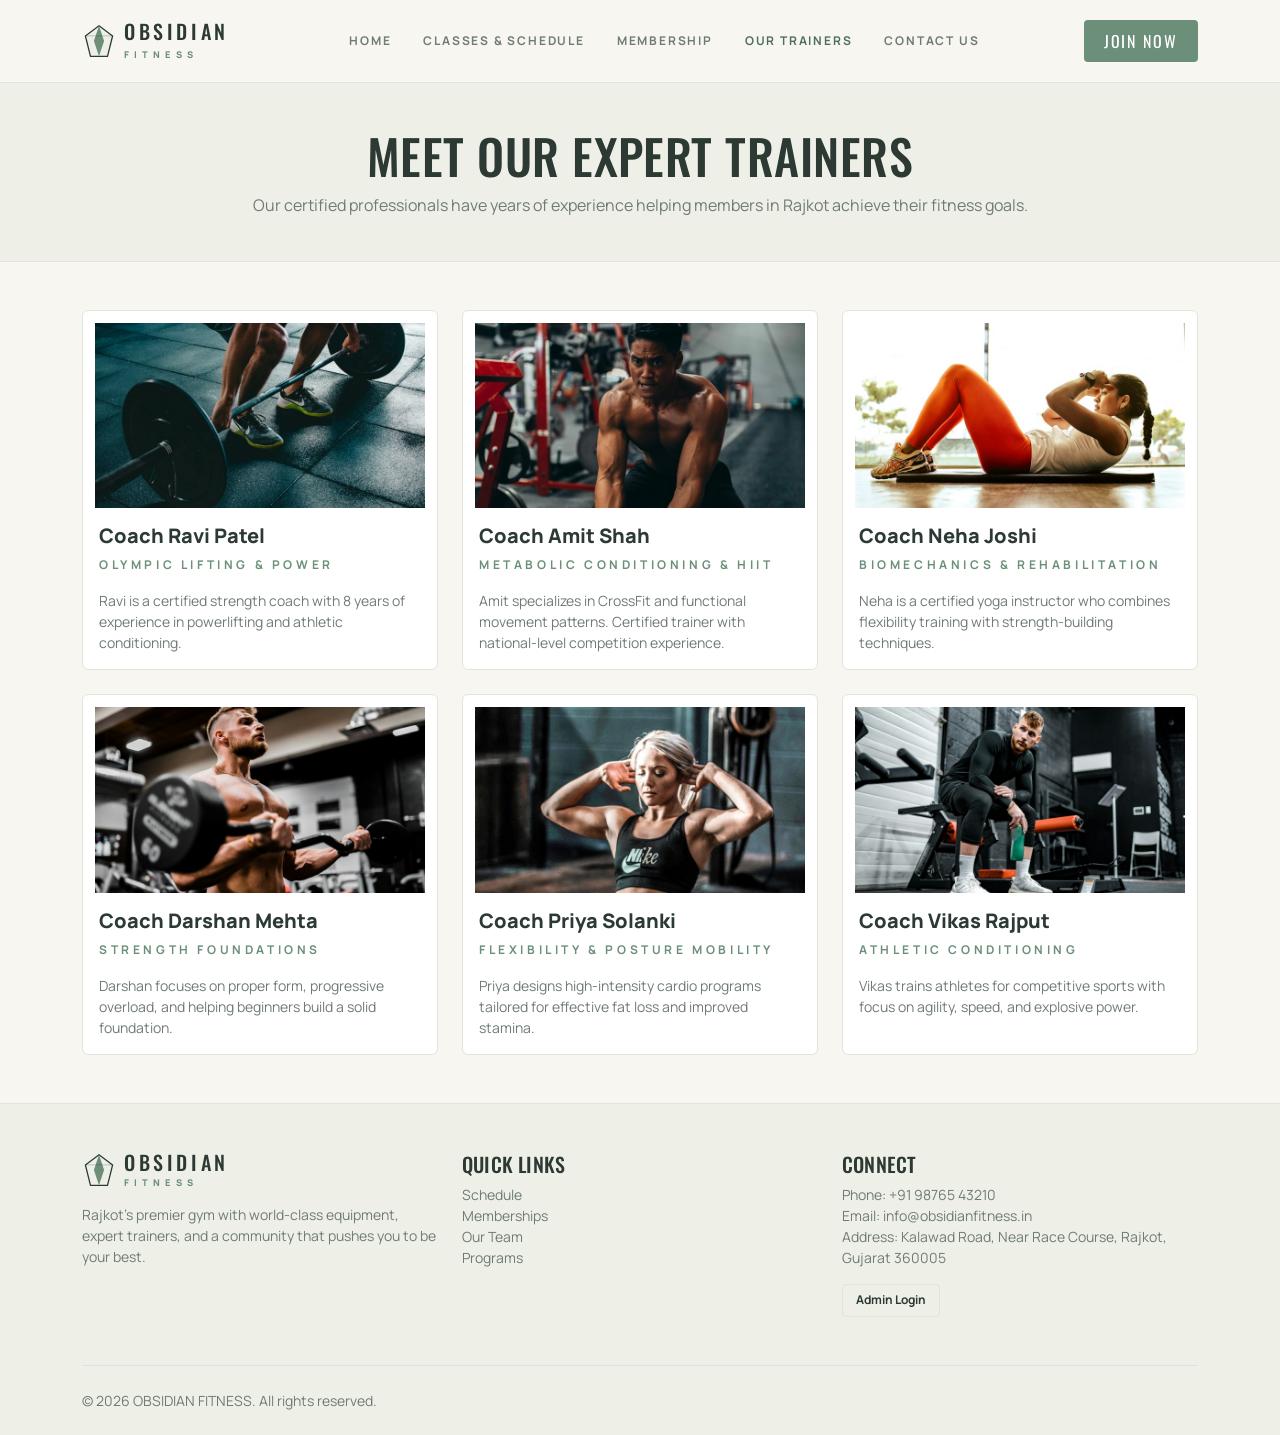
<file: trainers.html>
<!doctype html>
<html lang="en">
  <head>
    <meta charset="utf-8">
    <meta name="viewport" content="width=device-width, initial-scale=1">
    <title>
      Our Trainers &mdash; OBSIDIAN FITNESS
    </title>
    <meta name="description" content="Meet the certified coaches at OBSIDIAN FITNESS Rajkot.">
    <link href="https://cdn.jsdelivr.net/npm/bootstrap@5.3.3/dist/css/bootstrap.min.css" rel="stylesheet">
    <link rel="preconnect" href="https://fonts.googleapis.com">
    <link rel="preconnect" href="https://fonts.gstatic.com" crossorigin>
    <link href="https://fonts.googleapis.com/css2?family=Oswald:wght@400;500;600&family=Manrope:wght@400;500;600;700;800&display=swap" rel="stylesheet">
    <link href="assets/css/style.css" rel="stylesheet">
  </head>
  <body data-page="trainers">
    <nav class="navbar navbar-expand-lg navbar-of sticky-top py-3">
      <div class="container">
        <a class="navbar-brand d-flex align-items-center gap-2" href="index.html">
          <svg viewBox="0 0 40 40" width="34" height="34" aria-hidden="true">
            <polygon points="20,2 36,14 30,38 10,38 4,14" fill="#eef0e8" stroke="#2c3a33" stroke-width="1.5"/>
            <polygon points="20,2 26,20 20,38 14,20" fill="#6b8f78"/>
            <line x1="4" y1="14" x2="36" y2="14" stroke="#2c3a33" stroke-opacity=".3"/>
          </svg>
          <span class="brand-word"><b>OBSIDIAN</b><small>FITNESS</small></span>
        </a>
        <button class="navbar-toggler" type="button" data-bs-toggle="collapse" data-bs-target="#nav" aria-label="Toggle menu">
          <span class="navbar-toggler-icon"></span>
        </button>
        <div class="collapse navbar-collapse" id="nav">
          <ul class="navbar-nav mx-auto gap-lg-3">
            <li class="nav-item">
              <a class="nav-link" href="index.html">
                Home
              </a>
            </li>
            <li class="nav-item">
              <a class="nav-link" href="about.html">
                About Us
              </a>
            </li>
            <li class="nav-item">
              <a class="nav-link" href="classes.html">
                Classes &amp; Schedule
              </a>
            </li>
            <li class="nav-item">
              <a class="nav-link" href="membership.html">
                Membership
              </a>
            </li>
            <li class="nav-item">
              <a class="nav-link active" href="trainers.html">
                Our Trainers
              </a>
            </li>
            <li class="nav-item">
              <a class="nav-link" href="contact.html">
                Contact Us
              </a>
            </li>
          </ul>
          <a href="join.html" class="btn btn-of">
            Join Now
          </a>
        </div>
      </div>
    </nav>
    <main>
      <section class="page-header page-header-centered">
        <div class="container rise">
          <h1>
            Meet our expert trainers
          </h1>
          <p class="text-muted-soft mt-2 mb-0">
            Our certified professionals have years of experience helping members in Rajkot achieve their fitness goals.
          </p>
        </div>
      </section>
      <section class="section trainer-listing">
        <div class="container">
          <div class="row g-4">
            <div class="col-md-6 col-lg-4">
              <article class="card-of trainer-card">
                <div class="trainer-photo">
                  <img src="assets/img/trainer-ravi.jpg" alt="Strength training at the gym" loading="lazy">
                </div>
                <div class="p-4">
                  <h2 class="h5">
                    Coach Ravi Patel
                  </h2>
                  <p class="eyebrow">
                    Olympic Lifting &amp; Power
                  </p>
                  <p class="small text-muted-soft mb-0">
                    Ravi is a certified strength coach with 8 years of experience in powerlifting and athletic conditioning.
                  </p>
                </div>
              </article>
            </div>
            <div class="col-md-6 col-lg-4">
              <article class="card-of trainer-card">
                <div class="trainer-photo">
                  <img src="assets/img/trainer-amit.jpg" alt="Fitness coach training at the gym" loading="lazy">
                </div>
                <div class="p-4">
                  <h2 class="h5">
                    Coach Amit Shah
                  </h2>
                  <p class="eyebrow">
                    Metabolic Conditioning &amp; HIIT
                  </p>
                  <p class="small text-muted-soft mb-0">
                    Amit specializes in CrossFit and functional movement patterns. Certified trainer with national-level competition experience.
                  </p>
                </div>
              </article>
            </div>
            <div class="col-md-6 col-lg-4">
              <article class="card-of trainer-card">
                <div class="trainer-photo">
                  <img src="assets/img/trainer-neha.jpg" alt="Fitness coach demonstrating an exercise" loading="lazy">
                </div>
                <div class="p-4">
                  <h2 class="h5">
                    Coach Neha Joshi
                  </h2>
                  <p class="eyebrow">
                    Biomechanics &amp; Rehabilitation
                  </p>
                  <p class="small text-muted-soft mb-0">
                    Neha is a certified yoga instructor who combines flexibility training with strength-building techniques.
                  </p>
                </div>
              </article>
            </div>
            <div class="col-md-6 col-lg-4">
              <article class="card-of trainer-card">
                <div class="trainer-photo">
                  <img src="assets/img/trainer-darshan.jpg" alt="Strength coach lifting weights" loading="lazy">
                </div>
                <div class="p-4">
                  <h2 class="h5">
                    Coach Darshan Mehta
                  </h2>
                  <p class="eyebrow">
                    Strength Foundations
                  </p>
                  <p class="small text-muted-soft mb-0">
                    Darshan focuses on proper form, progressive overload, and helping beginners build a solid foundation.
                  </p>
                </div>
              </article>
            </div>
            <div class="col-md-6 col-lg-4">
              <article class="card-of trainer-card">
                <div class="trainer-photo">
                  <img src="assets/img/trainer-priya.jpg" alt="Fitness coach working out" loading="lazy">
                </div>
                <div class="p-4">
                  <h2 class="h5">
                    Coach Priya Solanki
                  </h2>
                  <p class="eyebrow">
                    Flexibility &amp; Posture Mobility
                  </p>
                  <p class="small text-muted-soft mb-0">
                    Priya designs high-intensity cardio programs tailored for effective fat loss and improved stamina.
                  </p>
                </div>
              </article>
            </div>
            <div class="col-md-6 col-lg-4">
              <article class="card-of trainer-card">
                <div class="trainer-photo">
                  <img src="assets/img/trainer-vikas.jpg" alt="Athletic conditioning coach at the gym" loading="lazy">
                </div>
                <div class="p-4">
                  <h2 class="h5">
                    Coach Vikas Rajput
                  </h2>
                  <p class="eyebrow">
                    Athletic Conditioning
                  </p>
                  <p class="small text-muted-soft mb-0">
                    Vikas trains athletes for competitive sports with focus on agility, speed, and explosive power.
                  </p>
                </div>
              </article>
            </div>
          </div>
        </div>
      </section>
    </main>
    <footer class="footer-of pt-5">
      <div class="container">
        <div class="row g-4 pb-5">
          <div class="col-md-3">
            <a class="navbar-brand d-flex align-items-center gap-2" href="index.html">
              <svg viewBox="0 0 40 40" width="34" height="34" aria-hidden="true">
                <polygon points="20,2 36,14 30,38 10,38 4,14" fill="#eef0e8" stroke="#2c3a33" stroke-width="1.5"/>
                <polygon points="20,2 26,20 20,38 14,20" fill="#6b8f78"/>
                <line x1="4" y1="14" x2="36" y2="14" stroke="#2c3a33" stroke-opacity=".3"/>
              </svg>
              <span class="brand-word"><b>OBSIDIAN</b><small>FITNESS</small></span>
            </a>
            <p class="mt-3 small text-muted-soft">
              Rajkot's premier gym with world-class equipment, expert trainers, and a community that pushes you to be your best.
            </p>
          </div>
          <div class="col-md-3">
            <h4 class="h5">
              Quick Links
            </h4>
            <ul class="list-unstyled small">
              <li>
                <a href="classes.html">
                  Schedule
                </a>
              </li>
              <li>
                <a href="membership.html">
                  Memberships
                </a>
              </li>
              <li>
                <a href="trainers.html">
                  Our Team
                </a>
              </li>
              <li>
                <a href="classes.html">
                  Programs
                </a>
              </li>
            </ul>
          </div>
          <div class="col-md-3">
            <h4 class="h5">
              Programs
            </h4>
            <ul class="list-unstyled small text-muted-soft">
              <li>
                HIIT Training
              </li>
              <li>
                Olympic Weightlifting
              </li>
              <li>
                Endurance &amp; Core Training
              </li>
            </ul>
          </div>
          <div class="col-md-3">
            <h4 class="h5">
              Connect
            </h4>
            <ul class="list-unstyled small text-muted-soft">
              <li>
                Phone: +91 98765 43210
              </li>
              <li>
                Email: info@obsidianfitness.in
              </li>
              <li>
                Address: Kalawad Road, Near Race Course, Rajkot, Gujarat 360005
              </li>
            </ul>
            <a href="admin/login.html" class="btn btn-admin-login">
              Admin Login
            </a>
          </div>
        </div>
        <div class="border-top py-4 d-flex flex-column flex-md-row justify-content-between small text-muted-soft gap-2">
          <span>&copy;&nbsp;<span id="year">2026</span> OBSIDIAN FITNESS. All rights reserved.</span><span class="eyebrow">Forged in discipline. Built for greatness.</span>
          <a href="admin/login.html">
            Staff Login
          </a>
        </div>
      </div>
    </footer>
    <script src="https://cdn.jsdelivr.net/npm/bootstrap@5.3.3/dist/js/bootstrap.bundle.min.js">
    </script>
    <script src="assets/js/app.js">
    </script>
  </body>
</html>
</file>
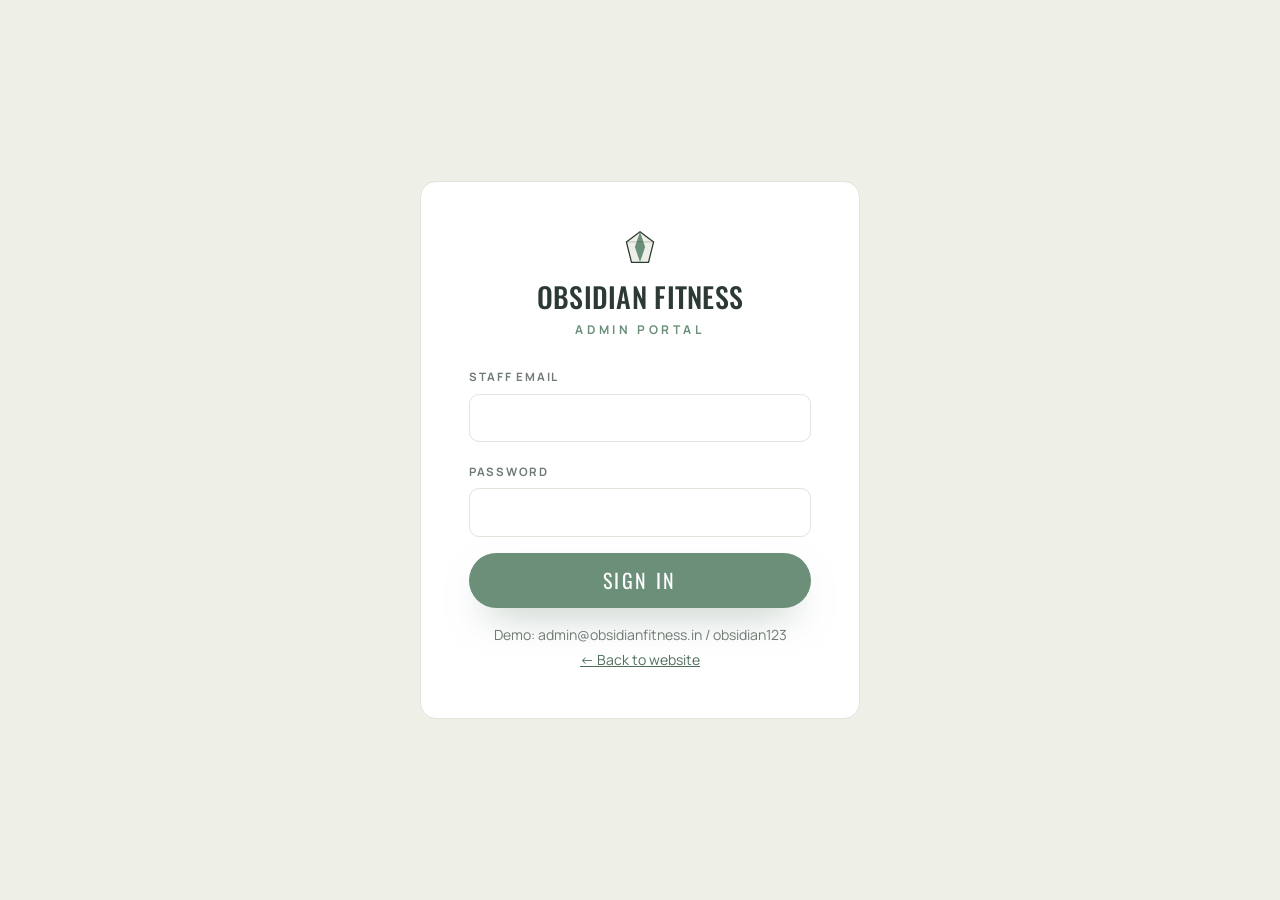
<file: admin/classes.html>
<!doctype html>
<html lang="en">
  <head>
    <meta charset="utf-8">
    <meta name="viewport" content="width=device-width, initial-scale=1">
    <title>
      Class Management &mdash; OBSIDIAN FITNESS Admin
    </title>
    <meta name="description" content="Configure fitness schedules, set limits, and roster staff.">
    <link href="https://cdn.jsdelivr.net/npm/bootstrap@5.3.3/dist/css/bootstrap.min.css" rel="stylesheet">
    <link rel="preconnect" href="https://fonts.googleapis.com">
    <link rel="preconnect" href="https://fonts.gstatic.com" crossorigin>
    <link href="https://fonts.googleapis.com/css2?family=Oswald:wght@400;500;600&family=Manrope:wght@400;500;600;700;800&display=swap" rel="stylesheet">
    <link href="../assets/css/style.css" rel="stylesheet">
  </head>
  <body data-page="classes" data-admin="1">
    <div class="d-flex">
      <aside class="admin-side d-none d-md-flex flex-column p-3">
        <div class="d-flex align-items-center gap-2 px-2 py-3">
          <svg viewBox="0 0 40 40" width="34" height="34" aria-hidden="true">
            <polygon points="20,2 36,14 30,38 10,38 4,14" fill="#eef0e8" stroke="#2c3a33" stroke-width="1.5"/>
            <polygon points="20,2 26,20 20,38 14,20" fill="#6b8f78"/>
            <line x1="4" y1="14" x2="36" y2="14" stroke="#2c3a33" stroke-opacity=".3"/>
          </svg>
          <span class="brand-word"><b style="color:#fff">OBSIDIAN</b><small>FITNESS</small></span>
        </div>
        <p class="small text-uppercase opacity-50 px-2" style="letter-spacing:.3em;font-size:.65rem">
          Admin Portal
        </p>
        <nav class="nav flex-column gap-1 flex-grow-1">
          <a class="nav-link" href="dashboard.html">
            Dashboard
          </a>
          <a class="nav-link" href="members.html">
            Members
          </a>
          <a class="nav-link active" href="classes.html">
            Classes
          </a>
          <a class="nav-link" href="trainers.html">
            Trainers
          </a>
          <a class="nav-link" href="reports.html">
            Reports
          </a>
        </nav>
        <div class="border-top border-secondary pt-3 px-2 small">
          <div class="fw-semibold">
            Jane Doe
          </div>
          <div class="opacity-75">
            Staff Account
          </div>
          <div class="opacity-75 text-truncate">
            admin@obsidianfitness.in
          </div>
          <button class="btn btn-link p-0 mt-2 small" style="color:#b9d3c1" data-logout>
            Sign out
          </button>
        </div>
      </aside>
      <div class="flex-grow-1" style="min-width:0">
        <header class="admin-head px-4 px-lg-5 py-4">
          <div class="d-flex d-md-none flex-wrap gap-2 mb-3">
            <a class="btn btn-sm btn-of-outline" href="dashboard.html">
              Dashboard
            </a>
            <a class="btn btn-sm btn-of-outline" href="members.html">
              Members
            </a>
            <a class="btn btn-sm btn-of-outline" href="classes.html">
              Classes
            </a>
            <a class="btn btn-sm btn-of-outline" href="trainers.html">
              Trainers
            </a>
            <a class="btn btn-sm btn-of-outline" href="reports.html">
              Reports
            </a>
            <button class="btn btn-sm btn-link" data-logout>
              Sign out
            </button>
          </div>
          <p class="eyebrow mb-1">
            Admin Portal
          </p>
          <h1 class="h2 mb-1">
            Class Management
          </h1>
          <p class="small text-muted-soft mb-0">
            Configure fitness schedules, set limits, and roster staff.
          </p>
        </header>
        <main class="p-4 p-lg-5">
          <div class="row g-4">
            <div class="col-xl-8">
              <div class="card-of p-4" style="height:auto">
                <h2 class="h5 mb-4">
                  Training Classes
                </h2>
                <div class="table-responsive">
                  <table class="table align-middle">
                    <thead>
                      <tr>
                        <th class="form-label">
                          Class Title
                        </th>
                        <th class="form-label">
                          Schedule
                        </th>
                        <th class="form-label">
                          Instructor
                        </th>
                        <th class="form-label">
                          Capacity
                        </th>
                        <th class="form-label">
                          Actions
                        </th>
                      </tr>
                    </thead>
                    <tbody id="classBody">
                    </tbody>
                  </table>
                </div>
              </div>
            </div>
            <div class="col-xl-4">
              <div class="card-of p-4" style="height:auto">
                <h2 class="h5 mb-4">
                  Add / Edit Class
                </h2>
                <form id="classForm" class="row g-3" novalidate>
                  <input type="hidden" name="id">
                  <div class="col-12">
                    <label class="form-label" for="title">Class Name</label>
                    <input class="form-control" type="text" id="title" name="title" placeholder="e.g. Kettlebell Dynamics" data-rule="min3">
                    <div class="invalid-feedback">
                    </div>
                  </div>
                  <div class="col-12">
                    <label class="form-label" for="schedule">Schedule</label>
                    <input class="form-control" type="text" id="schedule" name="schedule" placeholder="e.g. Tue/Thu 08:00 AM" data-rule="min3">
                    <div class="invalid-feedback">
                    </div>
                  </div>
                  <div class="col-12">
                    <label class="form-label" for="instructor">Instructor</label>
                    <select class="form-select" id="instructor" name="instructor" data-rule="required">
                    </select>
                    <div class="invalid-feedback">
                    </div>
                  </div>
                  <div class="col-12">
                    <label class="form-label" for="capacity">Participant Limit</label>
                    <input class="form-control" type="number" id="capacity" name="capacity" placeholder="e.g. 15" data-rule="capacity">
                    <div class="invalid-feedback">
                    </div>
                  </div>
                  <div class="col-12 d-flex gap-2">
                    <button class="btn btn-of flex-grow-1" type="submit">
                      Publish Class Session
                    </button>
                    <button class="btn btn-of-outline" type="reset">
                      Reset
                    </button>
                  </div>
                </form>
              </div>
            </div>
          </div>
        </main>
      </div>
    </div>
    <script src="https://cdn.jsdelivr.net/npm/bootstrap@5.3.3/dist/js/bootstrap.bundle.min.js">
    </script>
    <script src="../assets/js/app.js">
    </script>
  </body>
</html>
</file>
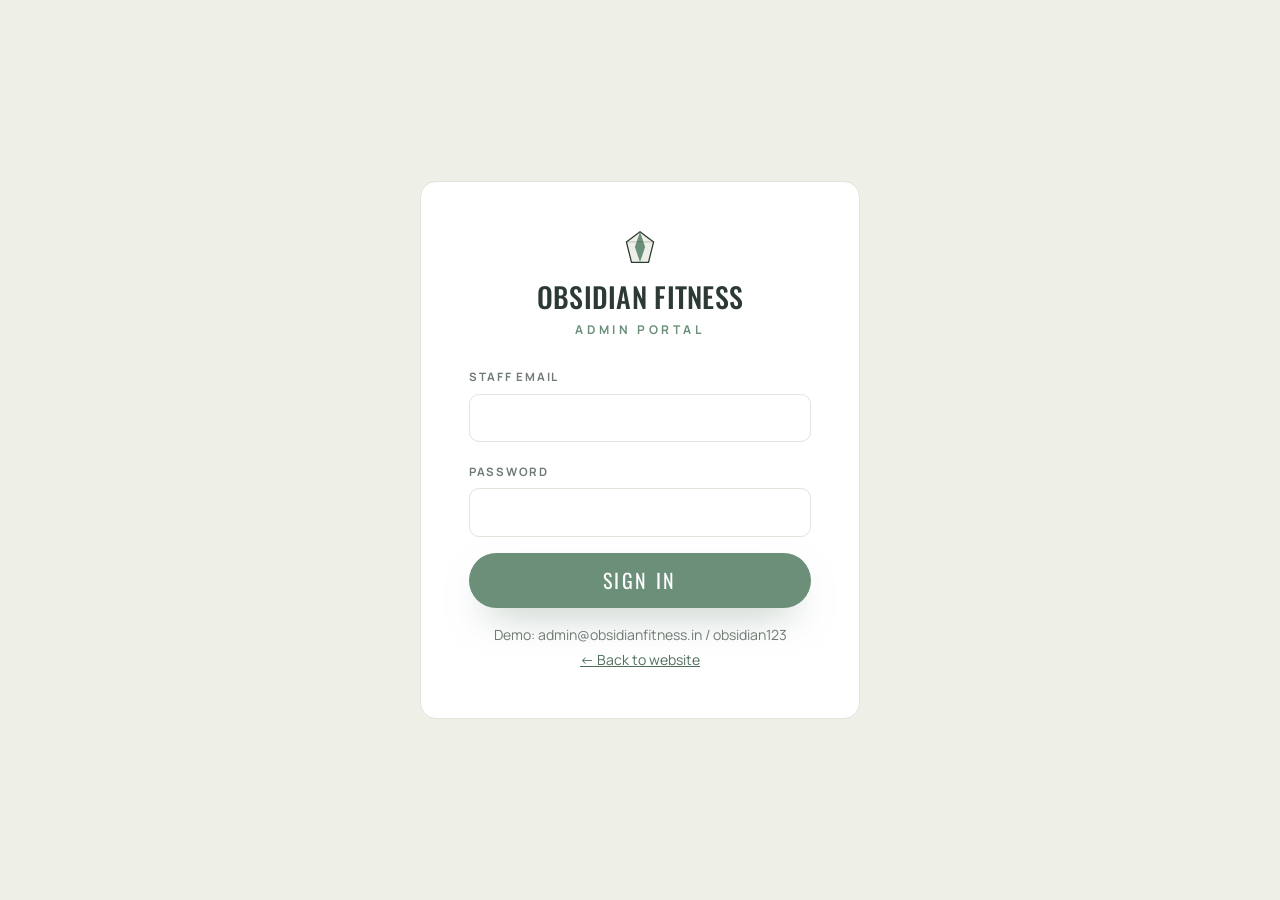
<file: admin/dashboard.html>
<!doctype html>
<html lang="en">
  <head>
    <meta charset="utf-8">
    <meta name="viewport" content="width=device-width, initial-scale=1">
    <title>
      Dashboard Overview &mdash; OBSIDIAN FITNESS Admin
    </title>
    <meta name="description" content="Real-time operations &amp; snapshot performance metrics.">
    <link href="https://cdn.jsdelivr.net/npm/bootstrap@5.3.3/dist/css/bootstrap.min.css" rel="stylesheet">
    <link rel="preconnect" href="https://fonts.googleapis.com">
    <link rel="preconnect" href="https://fonts.gstatic.com" crossorigin>
    <link href="https://fonts.googleapis.com/css2?family=Oswald:wght@400;500;600&family=Manrope:wght@400;500;600;700;800&display=swap" rel="stylesheet">
    <link href="../assets/css/style.css" rel="stylesheet">
  </head>
  <body data-page="dashboard" data-admin="1">
    <div class="d-flex">
      <aside class="admin-side d-none d-md-flex flex-column p-3">
        <div class="d-flex align-items-center gap-2 px-2 py-3">
          <svg viewBox="0 0 40 40" width="34" height="34" aria-hidden="true">
            <polygon points="20,2 36,14 30,38 10,38 4,14" fill="#eef0e8" stroke="#2c3a33" stroke-width="1.5"/>
            <polygon points="20,2 26,20 20,38 14,20" fill="#6b8f78"/>
            <line x1="4" y1="14" x2="36" y2="14" stroke="#2c3a33" stroke-opacity=".3"/>
          </svg>
          <span class="brand-word"><b style="color:#fff">OBSIDIAN</b><small>FITNESS</small></span>
        </div>
        <p class="small text-uppercase opacity-50 px-2" style="letter-spacing:.3em;font-size:.65rem">
          Admin Portal
        </p>
        <nav class="nav flex-column gap-1 flex-grow-1">
          <a class="nav-link active" href="dashboard.html">
            Dashboard
          </a>
          <a class="nav-link" href="members.html">
            Members
          </a>
          <a class="nav-link" href="classes.html">
            Classes
          </a>
          <a class="nav-link" href="trainers.html">
            Trainers
          </a>
          <a class="nav-link" href="reports.html">
            Reports
          </a>
        </nav>
        <div class="border-top border-secondary pt-3 px-2 small">
          <div class="fw-semibold">
            Jane Doe
          </div>
          <div class="opacity-75">
            Staff Account
          </div>
          <div class="opacity-75 text-truncate">
            admin@obsidianfitness.in
          </div>
          <button class="btn btn-link p-0 mt-2 small" style="color:#b9d3c1" data-logout>
            Sign out
          </button>
        </div>
      </aside>
      <div class="flex-grow-1" style="min-width:0">
        <header class="admin-head px-4 px-lg-5 py-4">
          <div class="d-flex d-md-none flex-wrap gap-2 mb-3">
            <a class="btn btn-sm btn-of-outline" href="dashboard.html">
              Dashboard
            </a>
            <a class="btn btn-sm btn-of-outline" href="members.html">
              Members
            </a>
            <a class="btn btn-sm btn-of-outline" href="classes.html">
              Classes
            </a>
            <a class="btn btn-sm btn-of-outline" href="trainers.html">
              Trainers
            </a>
            <a class="btn btn-sm btn-of-outline" href="reports.html">
              Reports
            </a>
            <button class="btn btn-sm btn-link" data-logout>
              Sign out
            </button>
          </div>
          <p class="eyebrow mb-1">
            Admin Portal
          </p>
          <h1 class="h2 mb-1">
            Dashboard Overview
          </h1>
          <p class="small text-muted-soft mb-0">
            Real-time operations &amp; snapshot performance metrics.
          </p>
        </header>
        <main class="p-4 p-lg-5">
          <div class="row g-4 mb-4">
            <div class="col-sm-6 col-xl-3">
              <div class="card-of p-4">
                <div class="d-flex justify-content-between">
                  <span class="form-label mb-0">Total Members</span><span class="pill pill-Inactive">Members</span>
                </div>
                <div class="num mt-2" id="sMembers">
                  0
                </div>
                <div class="small text-muted-soft">
                  Active accounts with valid passes
                </div>
              </div>
            </div>
            <div class="col-sm-6 col-xl-3">
              <div class="card-of p-4">
                <div class="d-flex justify-content-between">
                  <span class="form-label mb-0">Plan Revenue</span><span class="pill pill-Inactive">Billing</span>
                </div>
                <div class="num mt-2" id="sRevenue">
                  0
                </div>
                <div class="small text-muted-soft">
                  Accrued from active plans
                </div>
              </div>
            </div>
            <div class="col-sm-6 col-xl-3">
              <div class="card-of p-4">
                <div class="d-flex justify-content-between">
                  <span class="form-label mb-0">Active Classes</span><span class="pill pill-Inactive">Classes</span>
                </div>
                <div class="num mt-2" id="sClasses">
                  0
                </div>
                <div class="small text-muted-soft">
                  Classes running this current block
                </div>
              </div>
            </div>
            <div class="col-sm-6 col-xl-3">
              <div class="card-of p-4">
                <div class="d-flex justify-content-between">
                  <span class="form-label mb-0">New Sign-ups</span><span class="pill pill-Inactive">Last 7 days</span>
                </div>
                <div class="num mt-2" id="sNew">
                  0
                </div>
                <div class="small text-muted-soft">
                  Recent registrations
                </div>
              </div>
            </div>
          </div>
          <section class="card-of p-3 mb-4 dashboard-actions">
            <h2 class="h6 mb-3">
              Quick Utility Actions
            </h2>
            <div class="d-flex flex-wrap gap-2">
              <a class="btn btn-of btn-sm" href="members.html">
                Add Member
              </a>
              <a class="btn btn-of-outline btn-sm" href="classes.html">
                Schedule Session
              </a>
              <a class="btn btn-of-outline btn-sm" href="trainers.html">
                Register Coach
              </a>
              <a class="btn btn-of-outline btn-sm" href="reports.html">
                Generate Payroll
              </a>
              <a class="btn btn-of-outline btn-sm" href="reports.html">
                Download Log
              </a>
            </div>
          </section>
          <div class="row g-4">
            <div class="col-lg-6">
              <section class="card-of p-4" style="height:auto">
                <h2 class="h5 mb-3">
                  Recent Operations Log
                </h2>
                <ul class="list-group list-group-flush" id="opsLog">
                </ul>
              </section>
            </div>
            <div class="col-lg-6">
              <section class="card-of p-4" style="height:auto">
                <h2 class="h5 mb-3">
                  Peak Attendance Distribution
                </h2>
                <div id="peakList">
                </div>
              </section>
            </div>
          </div>
        </main>
      </div>
    </div>
    <script src="https://cdn.jsdelivr.net/npm/bootstrap@5.3.3/dist/js/bootstrap.bundle.min.js">
    </script>
    <script src="../assets/js/app.js">
    </script>
  </body>
</html>
</file>
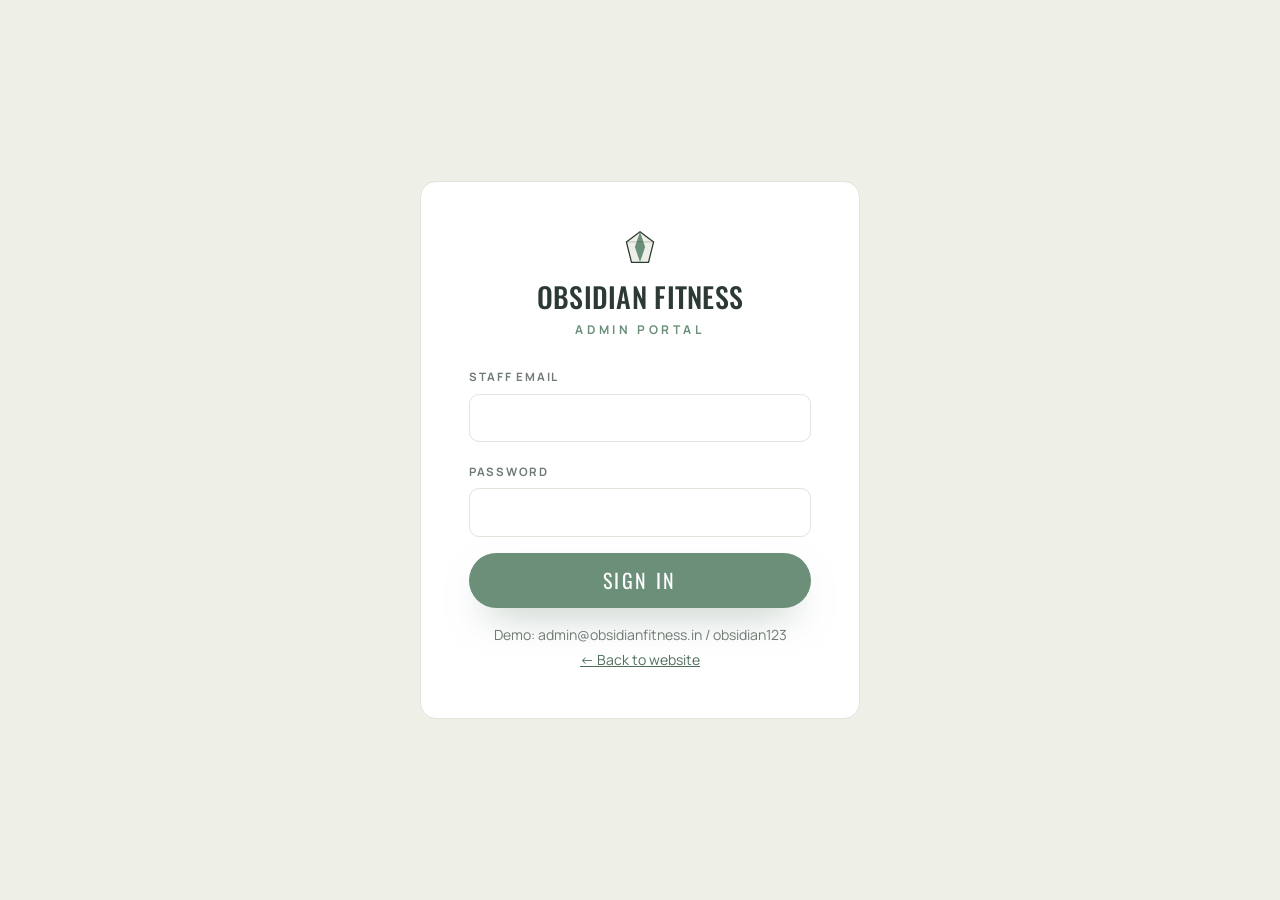
<file: admin/login.html>
<!doctype html>
<html lang="en">
  <head>
    <meta charset="utf-8">
    <meta name="viewport" content="width=device-width, initial-scale=1">
    <title>
      Staff Login &mdash; OBSIDIAN FITNESS Admin
    </title>
    <meta name="description" content="Admin portal sign-in.">
    <link href="https://cdn.jsdelivr.net/npm/bootstrap@5.3.3/dist/css/bootstrap.min.css" rel="stylesheet">
    <link rel="preconnect" href="https://fonts.googleapis.com">
    <link rel="preconnect" href="https://fonts.gstatic.com" crossorigin>
    <link href="https://fonts.googleapis.com/css2?family=Oswald:wght@400;500;600&family=Manrope:wght@400;500;600;700;800&display=swap" rel="stylesheet">
    <link href="../assets/css/style.css" rel="stylesheet">
  </head>
  <body data-page="login">
    <div class="min-vh-100 d-flex align-items-center justify-content-center bg-soft p-3">
      <form id="loginForm" class="card-of p-5 rise" style="max-width:440px;width:100%;height:auto" novalidate>
        <div class="text-center mb-4">
          <svg viewBox="0 0 40 40" width="34" height="34" aria-hidden="true">
            <polygon points="20,2 36,14 30,38 10,38 4,14" fill="#eef0e8" stroke="#2c3a33" stroke-width="1.5"/>
            <polygon points="20,2 26,20 20,38 14,20" fill="#6b8f78"/>
            <line x1="4" y1="14" x2="36" y2="14" stroke="#2c3a33" stroke-opacity=".3"/>
          </svg>
          <h1 class="h3 mt-3">
            OBSIDIAN FITNESS
          </h1>
          <p class="eyebrow">
            Admin Portal
          </p>
        </div>
        <div class="row g-3">
          <div class="col-12">
            <label class="form-label" for="email">Staff Email</label>
            <input class="form-control" type="email" id="email" name="email" placeholder="" data-rule="email">
            <div class="invalid-feedback">
            </div>
          </div>
          <div class="col-12">
            <label class="form-label" for="password">Password</label>
            <input class="form-control" type="password" id="password" name="password" placeholder="" data-rule="password">
            <div class="invalid-feedback">
            </div>
          </div>
          <div class="col-12">
            <button class="btn btn-of btn-lg w-100" type="submit">
              Sign In
            </button>
          </div>
        </div>
        <p class="small text-muted-soft text-center mt-3 mb-1">
          Demo: admin@obsidianfitness.in / obsidian123
        </p>
        <p class="text-center small mb-0">
          <a href="../index.html">
            &larr; Back to website
          </a>
        </p>
      </form>
    </div>
    <script src="https://cdn.jsdelivr.net/npm/bootstrap@5.3.3/dist/js/bootstrap.bundle.min.js">
    </script>
    <script src="../assets/js/app.js">
    </script>
  </body>
</html>
</file>
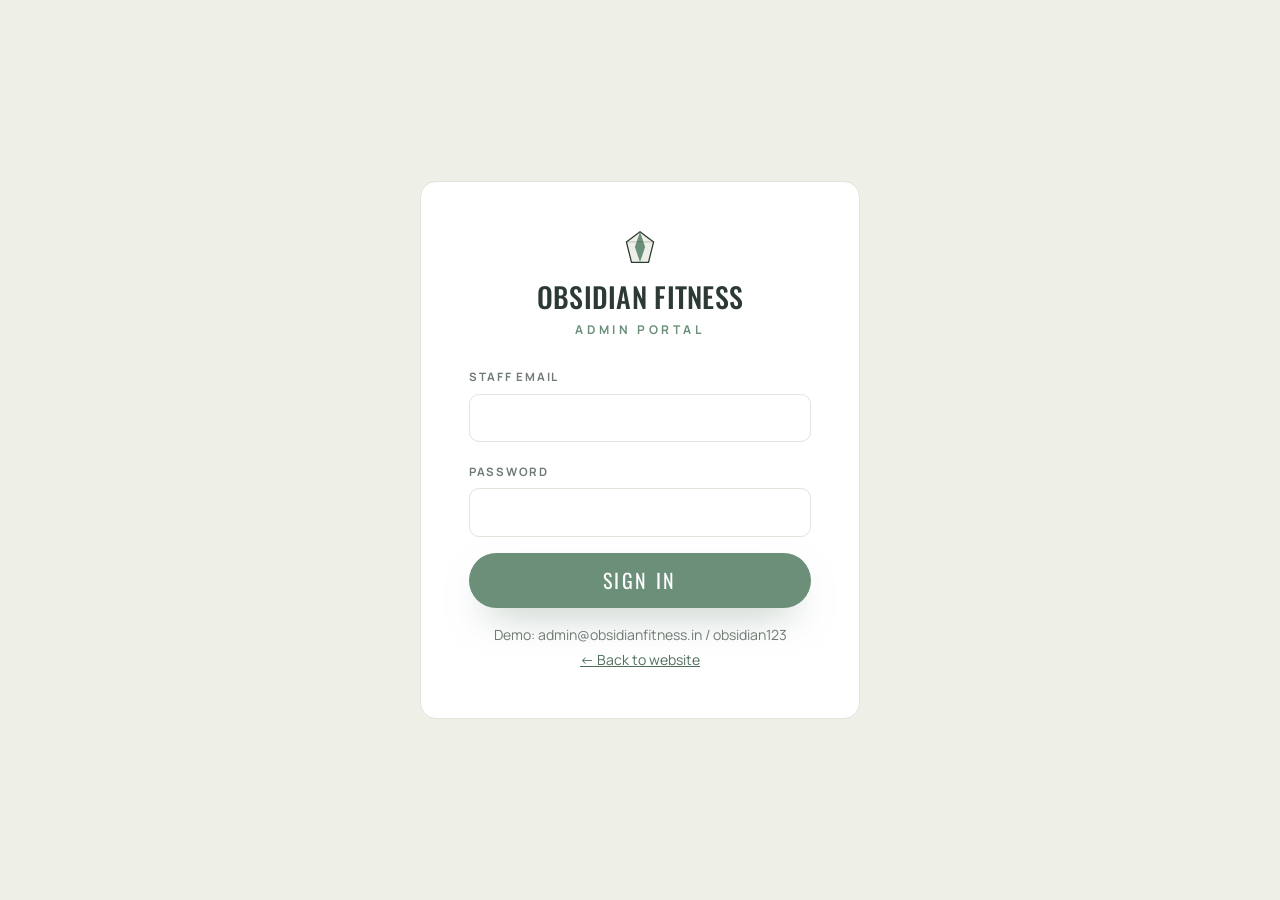
<file: admin/members.html>
<!doctype html>
<html lang="en">
  <head>
    <meta charset="utf-8">
    <meta name="viewport" content="width=device-width, initial-scale=1">
    <title>
      Member Directory &mdash; OBSIDIAN FITNESS Admin
    </title>
    <meta name="description" content="Search, filter, and monitor active training memberships.">
    <link href="https://cdn.jsdelivr.net/npm/bootstrap@5.3.3/dist/css/bootstrap.min.css" rel="stylesheet">
    <link rel="preconnect" href="https://fonts.googleapis.com">
    <link rel="preconnect" href="https://fonts.gstatic.com" crossorigin>
    <link href="https://fonts.googleapis.com/css2?family=Oswald:wght@400;500;600&family=Manrope:wght@400;500;600;700;800&display=swap" rel="stylesheet">
    <link href="../assets/css/style.css" rel="stylesheet">
  </head>
  <body data-page="members" data-admin="1">
    <div class="d-flex">
      <aside class="admin-side d-none d-md-flex flex-column p-3">
        <div class="d-flex align-items-center gap-2 px-2 py-3">
          <svg viewBox="0 0 40 40" width="34" height="34" aria-hidden="true">
            <polygon points="20,2 36,14 30,38 10,38 4,14" fill="#eef0e8" stroke="#2c3a33" stroke-width="1.5"/>
            <polygon points="20,2 26,20 20,38 14,20" fill="#6b8f78"/>
            <line x1="4" y1="14" x2="36" y2="14" stroke="#2c3a33" stroke-opacity=".3"/>
          </svg>
          <span class="brand-word"><b style="color:#fff">OBSIDIAN</b><small>FITNESS</small></span>
        </div>
        <p class="small text-uppercase opacity-50 px-2" style="letter-spacing:.3em;font-size:.65rem">
          Admin Portal
        </p>
        <nav class="nav flex-column gap-1 flex-grow-1">
          <a class="nav-link" href="dashboard.html">
            Dashboard
          </a>
          <a class="nav-link active" href="members.html">
            Members
          </a>
          <a class="nav-link" href="classes.html">
            Classes
          </a>
          <a class="nav-link" href="trainers.html">
            Trainers
          </a>
          <a class="nav-link" href="reports.html">
            Reports
          </a>
        </nav>
        <div class="border-top border-secondary pt-3 px-2 small">
          <div class="fw-semibold">
            Jane Doe
          </div>
          <div class="opacity-75">
            Staff Account
          </div>
          <div class="opacity-75 text-truncate">
            admin@obsidianfitness.in
          </div>
          <button class="btn btn-link p-0 mt-2 small" style="color:#b9d3c1" data-logout>
            Sign out
          </button>
        </div>
      </aside>
      <div class="flex-grow-1" style="min-width:0">
        <header class="admin-head px-4 px-lg-5 py-4">
          <div class="d-flex d-md-none flex-wrap gap-2 mb-3">
            <a class="btn btn-sm btn-of-outline" href="dashboard.html">
              Dashboard
            </a>
            <a class="btn btn-sm btn-of-outline" href="members.html">
              Members
            </a>
            <a class="btn btn-sm btn-of-outline" href="classes.html">
              Classes
            </a>
            <a class="btn btn-sm btn-of-outline" href="trainers.html">
              Trainers
            </a>
            <a class="btn btn-sm btn-of-outline" href="reports.html">
              Reports
            </a>
            <button class="btn btn-sm btn-link" data-logout>
              Sign out
            </button>
          </div>
          <p class="eyebrow mb-1">
            Admin Portal
          </p>
          <h1 class="h2 mb-1">
            Member Directory
          </h1>
          <p class="small text-muted-soft mb-0">
            Search, filter, and monitor active training memberships.
          </p>
        </header>
        <main class="p-4 p-lg-5">
          <section class="card-of p-4" style="height:auto">
            <div class="d-flex flex-column flex-lg-row justify-content-between align-items-lg-center gap-3 mb-3">
              <div>
                <h2 class="h5 mb-1">
                  Member Directory
                </h2>
                <p class="small text-muted-soft mb-0">
                  Search, filter, and manage training memberships.
                </p>
              </div>
              <button class="btn btn-of btn-sm" type="button" data-bs-toggle="collapse" data-bs-target="#memberFormPanel" aria-expanded="false" aria-controls="memberFormPanel">
                Register New Member
              </button>
            </div>
            <div class="row g-2 mb-3">
              <div class="col-md-5">
                <input id="q" class="form-control" placeholder="Search by name or email..." aria-label="Search members">
              </div>
              <div class="col-md-4">
                <select id="fPlan" class="form-select" aria-label="Filter by membership">
                </select>
              </div>
              <div class="col-md-3">
                <select id="fStatus" class="form-select" aria-label="Filter by status">
                  <option value="All">Status: All</option><option>Active</option><option>Inactive</option><option>Frozen</option><option>Suspended</option>
                </select>
              </div>
            </div>
            <div class="table-responsive">
              <table class="table align-middle">
                <thead>
                  <tr>
                    <th class="form-label">
                      Member Name
                    </th>
                    <th class="form-label">
                      Membership Tier
                    </th>
                    <th class="form-label">
                      Status
                    </th>
                    <th class="form-label">
                      Registration Date
                    </th>
                    <th class="form-label">
                      Last Attendance
                    </th>
                    <th class="form-label">
                      Actions
                    </th>
                  </tr>
                </thead>
                <tbody id="memberBody">
                </tbody>
              </table>
            </div>
          </section>
          <div class="collapse mt-4" id="memberFormPanel">
            <section class="card-of p-4" style="height:auto">
              <h2 class="h5 mb-4" id="memberTitle">
                Register New Member
              </h2>
              <form id="memberForm" class="row g-3" novalidate>
                <input type="hidden" name="id">
                <div class="col-md-6">
                  <label class="form-label" for="name">Full Name</label>
                  <input class="form-control" type="text" id="name" name="name" placeholder="" data-rule="name">
                  <div class="invalid-feedback">
                  </div>
                </div>
                <div class="col-md-6">
                  <label class="form-label" for="email">Email</label>
                  <input class="form-control" type="email" id="email" name="email" placeholder="j.smith@gmail.com" data-rule="email">
                  <div class="invalid-feedback">
                  </div>
                </div>
                <div class="col-md-6">
                  <label class="form-label" for="phone">Phone</label>
                  <input class="form-control" type="tel" id="phone" name="phone" placeholder="" data-rule="phone">
                  <div class="invalid-feedback">
                  </div>
                </div>
                <div class="col-md-6">
                  <label class="form-label" for="plan">Plan</label>
                  <select class="form-select" id="plan" name="plan" data-rule="required">
                  </select>
                  <div class="invalid-feedback">
                  </div>
                </div>
                <div class="col-12 d-flex gap-2">
                  <button class="btn btn-of flex-grow-1" type="submit">
                    Save Member
                  </button>
                  <button class="btn btn-of-outline" type="reset">
                    Clear
                  </button>
                </div>
              </form>
            </section>
          </div>
        </main>
      </div>
    </div>
    <script src="https://cdn.jsdelivr.net/npm/bootstrap@5.3.3/dist/js/bootstrap.bundle.min.js">
    </script>
    <script src="../assets/js/app.js">
    </script>
  </body>
</html>
</file>
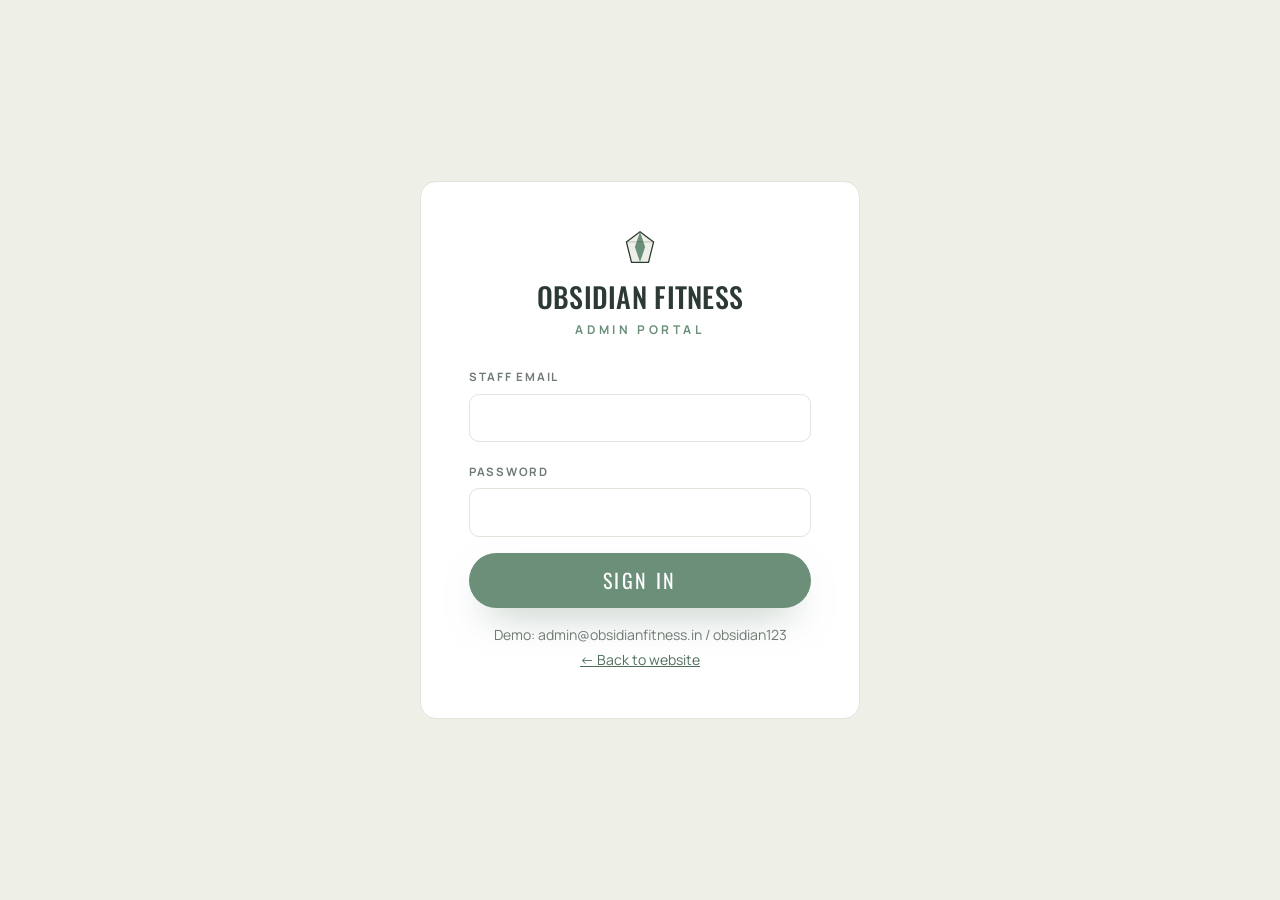
<file: admin/reports.html>
<!doctype html>
<html lang="en">
  <head>
    <meta charset="utf-8">
    <meta name="viewport" content="width=device-width, initial-scale=1">
    <title>
      Reports &amp; Attendance Stats &mdash; OBSIDIAN FITNESS Admin
    </title>
    <meta name="description" content="Review gym attendance spikes and monthly billing summaries.">
    <link href="https://cdn.jsdelivr.net/npm/bootstrap@5.3.3/dist/css/bootstrap.min.css" rel="stylesheet">
    <link rel="preconnect" href="https://fonts.googleapis.com">
    <link rel="preconnect" href="https://fonts.gstatic.com" crossorigin>
    <link href="https://fonts.googleapis.com/css2?family=Oswald:wght@400;500;600&family=Manrope:wght@400;500;600;700;800&display=swap" rel="stylesheet">
    <link href="../assets/css/style.css" rel="stylesheet">
  </head>
  <body data-page="reports" data-admin="1">
    <div class="d-flex">
      <aside class="admin-side d-none d-md-flex flex-column p-3">
        <div class="d-flex align-items-center gap-2 px-2 py-3">
          <svg viewBox="0 0 40 40" width="34" height="34" aria-hidden="true">
            <polygon points="20,2 36,14 30,38 10,38 4,14" fill="#eef0e8" stroke="#2c3a33" stroke-width="1.5"/>
            <polygon points="20,2 26,20 20,38 14,20" fill="#6b8f78"/>
            <line x1="4" y1="14" x2="36" y2="14" stroke="#2c3a33" stroke-opacity=".3"/>
          </svg>
          <span class="brand-word"><b style="color:#fff">OBSIDIAN</b><small>FITNESS</small></span>
        </div>
        <p class="small text-uppercase opacity-50 px-2" style="letter-spacing:.3em;font-size:.65rem">
          Admin Portal
        </p>
        <nav class="nav flex-column gap-1 flex-grow-1">
          <a class="nav-link" href="dashboard.html">
            Dashboard
          </a>
          <a class="nav-link" href="members.html">
            Members
          </a>
          <a class="nav-link" href="classes.html">
            Classes
          </a>
          <a class="nav-link" href="trainers.html">
            Trainers
          </a>
          <a class="nav-link active" href="reports.html">
            Reports
          </a>
        </nav>
        <div class="border-top border-secondary pt-3 px-2 small">
          <div class="fw-semibold">
            Jane Doe
          </div>
          <div class="opacity-75">
            Staff Account
          </div>
          <div class="opacity-75 text-truncate">
            admin@obsidianfitness.in
          </div>
          <button class="btn btn-link p-0 mt-2 small" style="color:#b9d3c1" data-logout>
            Sign out
          </button>
        </div>
      </aside>
      <div class="flex-grow-1" style="min-width:0">
        <header class="admin-head px-4 px-lg-5 py-4">
          <div class="d-flex d-md-none flex-wrap gap-2 mb-3">
            <a class="btn btn-sm btn-of-outline" href="dashboard.html">
              Dashboard
            </a>
            <a class="btn btn-sm btn-of-outline" href="members.html">
              Members
            </a>
            <a class="btn btn-sm btn-of-outline" href="classes.html">
              Classes
            </a>
            <a class="btn btn-sm btn-of-outline" href="trainers.html">
              Trainers
            </a>
            <a class="btn btn-sm btn-of-outline" href="reports.html">
              Reports
            </a>
            <button class="btn btn-sm btn-link" data-logout>
              Sign out
            </button>
          </div>
          <p class="eyebrow mb-1">
            Admin Portal
          </p>
          <h1 class="h2 mb-1">
            Reports &amp; Attendance Stats
          </h1>
          <p class="small text-muted-soft mb-0">
            Review gym attendance spikes and monthly billing summaries.
          </p>
        </header>
        <main class="p-4 p-lg-5">
          <div class="d-flex flex-wrap align-items-center gap-2 mb-4">
            <span class="form-label mb-0 me-2">Select Log Period:</span>
            <button class="btn btn-sm btn-of" data-period>
              This Month
            </button>
            <button class="btn btn-sm btn-of-outline" data-period>
              Previous Block
            </button>
            <button class="btn btn-sm btn-of-outline" data-period>
              Full Q1 History
            </button>
            <button id="exportBtn" class="btn btn-sm btn-of-outline ms-auto">
              Export Spreadsheet
            </button>
          </div>
          <div class="row g-4 mb-4">
            <div class="col-lg-6">
              <div class="card-of p-4" style="height:auto">
                <h2 class="h5 mb-4">
                  Revenue Growth by Cycle
                </h2>
                <div class="bar-chart" id="revChart">
                </div>
                <div class="d-flex mt-2" id="revLabels">
                </div>
              </div>
            </div>
            <div class="col-lg-6">
              <div class="card-of p-4" style="height:auto">
                <h2 class="h5 mb-4">
                  Class Attendance Ratios
                </h2>
                <div id="attList">
                </div>
              </div>
            </div>
          </div>
          <div class="card-of p-4" style="height:auto">
            <h2 class="h5 mb-4">
              Critical Metrics Summary Log
            </h2>
            <div class="table-responsive">
              <table class="table">
                <thead>
                  <tr>
                    <th class="form-label">
                      Target Parameter
                    </th>
                    <th class="form-label">
                      Targeted KPI
                    </th>
                    <th class="form-label">
                      Actual Value
                    </th>
                    <th class="form-label">
                      Status Report
                    </th>
                  </tr>
                </thead>
                <tbody>
                  <tr>
                    <td>
                      Monthly active members limit check
                    </td>
                    <td>
                      1,200 active
                    </td>
                    <td>
                      1,284 total active
                    </td>
                    <td>
                      Goal exceeded (107%)
                    </td>
                  </tr>
                  <tr>
                    <td>
                      Rostered hours capacity for personal coaches
                    </td>
                    <td>
                      80% schedule load
                    </td>
                    <td>
                      72% allocated
                    </td>
                    <td>
                      Within balanced threshold
                    </td>
                  </tr>
                  <tr>
                    <td>
                      Trial to starter plan conversion
                    </td>
                    <td>
                      25% conversion
                    </td>
                    <td>
                      28.4% conversion
                    </td>
                    <td>
                      Positive growth interval
                    </td>
                  </tr>
                </tbody>
              </table>
            </div>
          </div>
        </main>
      </div>
    </div>
    <script src="https://cdn.jsdelivr.net/npm/bootstrap@5.3.3/dist/js/bootstrap.bundle.min.js">
    </script>
    <script src="../assets/js/app.js">
    </script>
  </body>
</html>
</file>
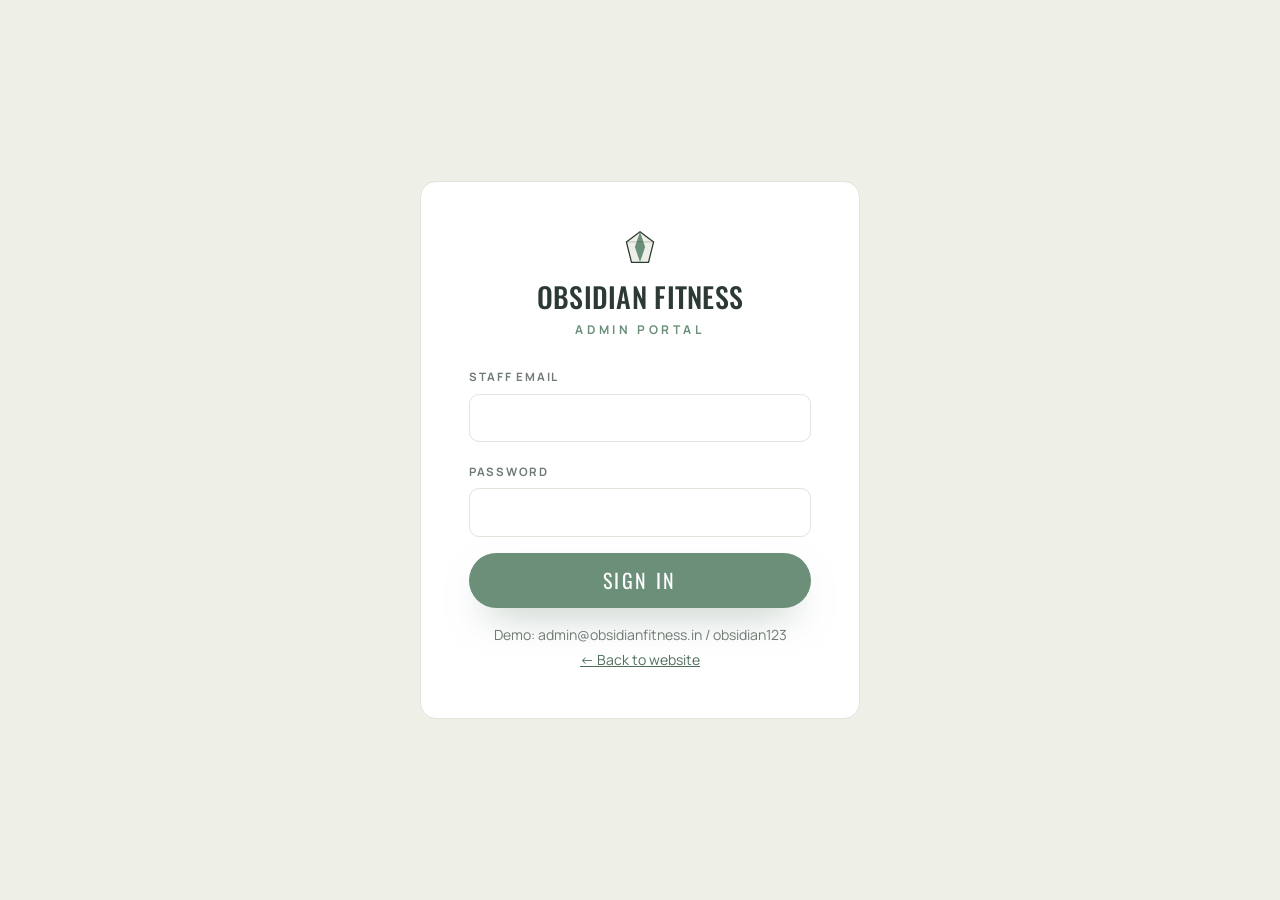
<file: admin/trainers.html>
<!doctype html>
<html lang="en">
  <head>
    <meta charset="utf-8">
    <meta name="viewport" content="width=device-width, initial-scale=1">
    <title>
      Trainer Directory &amp; Staff &mdash; OBSIDIAN FITNESS Admin
    </title>
    <meta name="description" content="Configure coaching specialties, active block schedules, and contact rosters.">
    <link href="https://cdn.jsdelivr.net/npm/bootstrap@5.3.3/dist/css/bootstrap.min.css" rel="stylesheet">
    <link rel="preconnect" href="https://fonts.googleapis.com">
    <link rel="preconnect" href="https://fonts.gstatic.com" crossorigin>
    <link href="https://fonts.googleapis.com/css2?family=Oswald:wght@400;500;600&family=Manrope:wght@400;500;600;700;800&display=swap" rel="stylesheet">
    <link href="../assets/css/style.css" rel="stylesheet">
  </head>
  <body data-page="trainers" data-admin="1">
    <div class="d-flex">
      <aside class="admin-side d-none d-md-flex flex-column p-3">
        <div class="d-flex align-items-center gap-2 px-2 py-3">
          <svg viewBox="0 0 40 40" width="34" height="34" aria-hidden="true">
            <polygon points="20,2 36,14 30,38 10,38 4,14" fill="#eef0e8" stroke="#2c3a33" stroke-width="1.5"/>
            <polygon points="20,2 26,20 20,38 14,20" fill="#6b8f78"/>
            <line x1="4" y1="14" x2="36" y2="14" stroke="#2c3a33" stroke-opacity=".3"/>
          </svg>
          <span class="brand-word"><b style="color:#fff">OBSIDIAN</b><small>FITNESS</small></span>
        </div>
        <p class="small text-uppercase opacity-50 px-2" style="letter-spacing:.3em;font-size:.65rem">
          Admin Portal
        </p>
        <nav class="nav flex-column gap-1 flex-grow-1">
          <a class="nav-link" href="dashboard.html">
            Dashboard
          </a>
          <a class="nav-link" href="members.html">
            Members
          </a>
          <a class="nav-link" href="classes.html">
            Classes
          </a>
          <a class="nav-link active" href="trainers.html">
            Trainers
          </a>
          <a class="nav-link" href="reports.html">
            Reports
          </a>
        </nav>
        <div class="border-top border-secondary pt-3 px-2 small">
          <div class="fw-semibold">
            Jane Doe
          </div>
          <div class="opacity-75">
            Staff Account
          </div>
          <div class="opacity-75 text-truncate">
            admin@obsidianfitness.in
          </div>
          <button class="btn btn-link p-0 mt-2 small" style="color:#b9d3c1" data-logout>
            Sign out
          </button>
        </div>
      </aside>
      <div class="flex-grow-1" style="min-width:0">
        <header class="admin-head px-4 px-lg-5 py-4">
          <div class="d-flex d-md-none flex-wrap gap-2 mb-3">
            <a class="btn btn-sm btn-of-outline" href="dashboard.html">
              Dashboard
            </a>
            <a class="btn btn-sm btn-of-outline" href="members.html">
              Members
            </a>
            <a class="btn btn-sm btn-of-outline" href="classes.html">
              Classes
            </a>
            <a class="btn btn-sm btn-of-outline" href="trainers.html">
              Trainers
            </a>
            <a class="btn btn-sm btn-of-outline" href="reports.html">
              Reports
            </a>
            <button class="btn btn-sm btn-link" data-logout>
              Sign out
            </button>
          </div>
          <p class="eyebrow mb-1">
            Admin Portal
          </p>
          <h1 class="h2 mb-1">
            Trainer Directory &amp; Staff
          </h1>
          <p class="small text-muted-soft mb-0">
            Configure coaching specialties, active block schedules, and contact rosters.
          </p>
        </header>
        <main class="p-4 p-lg-5">
          <div class="row g-4">
            <div class="col-xl-8">
              <div class="card-of p-4" style="height:auto">
                <h2 class="h5 mb-4">
                  Coaching Roster
                </h2>
                <div class="table-responsive">
                  <table class="table align-middle">
                    <thead>
                      <tr>
                        <th class="form-label">
                          Coach Name
                        </th>
                        <th class="form-label">
                          Specialty Focus
                        </th>
                        <th class="form-label">
                          Duty Status
                        </th>
                        <th class="form-label">
                          Contact Phone
                        </th>
                        <th class="form-label">
                          Actions
                        </th>
                      </tr>
                    </thead>
                    <tbody id="trainerBody">
                    </tbody>
                  </table>
                </div>
              </div>
            </div>
            <div class="col-xl-4">
              <div class="card-of p-4" style="height:auto">
                <h2 class="h5 mb-4">
                  Coach Registration
                </h2>
                <form id="trainerForm" class="row g-3" novalidate>
                  <input type="hidden" name="id">
                  <div class="col-12">
                    <label class="form-label" for="name">Trainer Legal Name</label>
                    <input class="form-control" type="text" id="name" name="name" placeholder="e.g. David Vance" data-rule="name">
                    <div class="invalid-feedback">
                    </div>
                  </div>
                  <div class="col-12">
                    <label class="form-label" for="specialty">Main Specialty Field</label>
                    <input class="form-control" type="text" id="specialty" name="specialty" placeholder="e.g. Powerbuilding Coach" data-rule="min3">
                    <div class="invalid-feedback">
                    </div>
                  </div>
                  <div class="col-12">
                    <label class="form-label" for="phone">Contact Mobile</label>
                    <input class="form-control" type="tel" id="phone" name="phone" placeholder="e.g. 98765 43210" data-rule="phone">
                    <div class="invalid-feedback">
                    </div>
                  </div>
                  <div class="col-12">
                    <label class="form-label" for="status">Roster Duty Cycle</label>
                    <select class="form-select" id="status" name="status" data-rule="required">
                      <option value="">On-Duty / Off-Duty / Leave</option><option>On-Duty</option><option>Off-Duty</option><option>Leave</option>
                    </select>
                    <div class="invalid-feedback">
                    </div>
                  </div>
                  <div class="col-12 d-flex gap-2">
                    <button class="btn btn-of flex-grow-1" type="submit">
                      Add Coach to Roster
                    </button>
                    <button class="btn btn-of-outline" type="reset">
                      Clear
                    </button>
                  </div>
                </form>
              </div>
            </div>
          </div>
        </main>
      </div>
    </div>
    <script src="https://cdn.jsdelivr.net/npm/bootstrap@5.3.3/dist/js/bootstrap.bundle.min.js">
    </script>
    <script src="../assets/js/app.js">
    </script>
  </body>
</html>
</file>
<file: assets/css/style.css>
:root {
  --bg: #f8f6f1;
  --surface: #ffffff;
  --soft: #eef0e8;
  --sage: #6b8f78;
  --sage-dark: #4f6f5c;
  --sage-light: #dfe8df;
  --ink: #2c3a33;
  --muted: #6f7b73;
  --line: #e2e3da;
  --danger: #b5543f;
  --radius: 16px;
}

body {
  background: var(--bg);
  color: var(--ink);
  font-family: "Manrope", system-ui, sans-serif;
}

h1,
h2,
h3,
h4 {
  font-family: "Oswald", sans-serif;
  text-transform: uppercase;
  font-weight: 500;
  letter-spacing: .01em;
}

a {
  color: var(--sage-dark);
}

.eyebrow {
  font-size: .75rem;
  font-weight: 700;
  letter-spacing: .3em;
  text-transform: uppercase;
  color: var(--sage);
}

.text-muted-soft {
  color: var(--muted) !important;
}

.bg-soft {
  background: var(--soft);
}

.section {
  padding: 96px 0;
}

.navbar-of {
  background: rgba(248, 246, 241, .92);
  backdrop-filter: blur(10px);
  border-bottom: 1px solid var(--line);
}

.navbar-of .nav-link {
  font-size: .75rem;
  font-weight: 700;
  letter-spacing: .15em;
  text-transform: uppercase;
  color: var(--muted);
}

.navbar-of .nav-link:hover,
.navbar-of .nav-link.active {
  color: var(--sage-dark);
}

.brand-word {
  line-height: 1;
}

.brand-word b {
  font-family: "Oswald";
  font-weight: 500;
  font-size: 1.25rem;
  letter-spacing: .18em;
  display: block;
  color: var(--ink);
}

.brand-word small {
  font-size: .58rem;
  font-weight: 800;
  letter-spacing: .55em;
  color: var(--sage);
}

.btn-of {
  background: var(--sage);
  color: #fff;
  border: 0;
  border-radius: 999px;
  padding: .8rem 1.8rem;
  font-family: "Oswald";
  text-transform: uppercase;
  letter-spacing: .12em;
  box-shadow: 0 18px 40px -18px rgba(79, 111, 92, .6);
  transition: all .25s;
}

.btn-of:hover {
  background: var(--sage-dark);
  color: #fff;
  transform: translateY(-2px);
}

.btn-of-outline {
  border: 1px solid var(--ink);
  color: var(--ink);
  border-radius: 999px;
  padding: .8rem 1.8rem;
  font-family: "Oswald";
  text-transform: uppercase;
  letter-spacing: .12em;
  background: transparent;
  transition: all .25s;
}

.btn-of-outline:hover {
  border-color: var(--sage);
  color: var(--sage-dark);
}

.btn-sm.btn-of,
.btn-sm.btn-of-outline {
  padding: .4rem 1rem;
  font-size: .8rem;
}

.hero {
  position: relative;
  min-height: 88vh;
  display: flex;
  align-items: center;
  background: url("../img/hero.jpg") center/cover no-repeat;
}

.hero::before {
  content: "";
  position: absolute;
  inset: 0;
  background: linear-gradient(90deg, rgba(248, 246, 241, .96) 0%, rgba(248, 246, 241, .78) 42%, rgba(248, 246, 241, 0) 78%);
}

.hero .container {
  position: relative;
}

.hero h1 {
  font-size: clamp(3rem, 7vw, 6rem);
  line-height: .98;
}

.hero h1 span {
  color: var(--sage);
}

.page-header {
  background: var(--soft);
  border-bottom: 1px solid var(--line);
  padding: 80px 0;
  position: relative;
  overflow: hidden;
}

.page-header::after {
  content: "";
  position: absolute;
  right: -80px;
  top: -80px;
  width: 260px;
  height: 260px;
  border: 1px solid var(--sage-light);
  transform: rotate(45deg);
}

.page-header h1 {
  font-size: clamp(2.6rem, 6vw, 4.5rem);
}

.card-of {
  background: var(--surface);
  border: 1px solid var(--line);
  border-radius: var(--radius);
  overflow: hidden;
  height: 100%;
  transition: transform .3s, box-shadow .3s;
}

.card-of:hover {
  transform: translateY(-4px);
  box-shadow: 0 24px 50px -30px rgba(44, 58, 51, .35);
}

.card-of img {
  aspect-ratio: 4/3;
  object-fit: cover;
  width: 100%;
}

.bar-top {
  position: relative;
}

.bar-top::before {
  content: "";
  position: absolute;
  top: 0;
  left: 0;
  width: 3rem;
  height: 3px;
  background: var(--sage);
}

.avatar-of {
  width: 64px;
  height: 64px;
  border-radius: 14px;
  background: var(--sage-light);
  color: var(--sage-dark);
  display: flex;
  align-items: center;
  justify-content: center;
  font-family: "Oswald";
  font-size: 1.5rem;
}

.plan.popular {
  border-color: var(--sage);
  box-shadow: 0 24px 50px -24px rgba(79, 111, 92, .5);
}

.badge-pop {
  position: absolute;
  top: -12px;
  left: 2rem;
  background: var(--sage);
  color: #fff;
  border-radius: 999px;
  padding: .25rem .8rem;
  font-size: .65rem;
  font-weight: 700;
  letter-spacing: .2em;
  text-transform: uppercase;
}

.price {
  font-family: "Oswald";
  font-size: 3rem;
}

.check-list li {
  padding: .35rem 0;
}

.check-list li::before {
  content: "✓";
  color: var(--sage);
  font-weight: 700;
  margin-right: .6rem;
}

.table-of {
  background: var(--surface);
  border-radius: var(--radius);
  overflow: hidden;
  border: 1px solid var(--line);
}

.table-of th {
  font-size: .7rem;
  letter-spacing: .15em;
  text-transform: uppercase;
  color: var(--muted);
  background: var(--soft);
}

.cta-band {
  background: var(--sage-dark);
  color: #fff;
  padding: 56px 0;
}

.cta-band .btn-of-outline {
  color: #fff;
  border-color: #fff;
}

.cta-band .btn-of-outline:hover {
  background: #fff;
  color: var(--sage-dark);
}

.form-control,
.form-select {
  border-radius: 10px;
  border-color: var(--line);
  padding: .7rem 1rem;
}

.form-control:focus,
.form-select:focus {
  border-color: var(--sage);
  box-shadow: 0 0 0 .2rem rgba(107, 143, 120, .2);
}

.form-label {
  font-size: .72rem;
  font-weight: 700;
  text-transform: uppercase;
  letter-spacing: .15em;
  color: var(--muted);
}

.accordion-button {
  font-family: "Manrope";
}

.accordion-button:not(.collapsed) {
  background: var(--soft);
  color: var(--ink);
  box-shadow: none;
}

.accordion-button:focus {
  box-shadow: none;
}

.footer-of {
  background: var(--soft);
  border-top: 1px solid var(--line);
}

.footer-of a {
  color: var(--muted);
  text-decoration: none;
}

.footer-of a:hover {
  color: var(--sage-dark);
}

.admin-side {
  width: 250px;
  background: var(--ink);
  color: #e9ece6;
  min-height: 100vh;
  position: sticky;
  top: 0;
}

.admin-side .nav-link {
  color: rgba(233, 236, 230, .75);
  border-radius: 10px;
  padding: .6rem .9rem;
}

.admin-side .nav-link:hover,
.admin-side .nav-link.active {
  background: rgba(255, 255, 255, .08);
  color: #b9d3c1;
}

.admin-head {
  background: var(--surface);
  border-bottom: 1px solid var(--line);
}

.num {
  font-family: "Oswald";
  font-size: 2.4rem;
}

.pill {
  border-radius: 999px;
  padding: .2rem .7rem;
  font-size: .75rem;
  font-weight: 600;
}

.pill-Active,
.pill-On-Duty {
  background: #dcebe0;
  color: #3f6b4f;
}

.pill-Inactive,
.pill-Off-Duty {
  background: #eceae4;
  color: #6f7b73;
}

.pill-Frozen,
.pill-Leave {
  background: #f3ead6;
  color: #8a6d33;
}

.pill-Suspended {
  background: #f4dcd5;
  color: var(--danger);
}

.bar-chart {
  height: 220px;
  display: flex;
  align-items: flex-end;
  gap: 12px;
}

.bar-chart div {
  flex: 1;
  background: var(--sage);
  border-radius: 8px 8px 0 0;
  opacity: .85;
}

.rise {
  animation: rise .8s cubic-bezier(.2, .7, .2, 1) both;
}

@keyframes rise {
  from {
    opacity: 0;
    transform: translateY(24px);
  }

  to {
    opacity: 1;
    transform: none;
  }
}

.table .btn-link {
  color: var(--sage-dark);
  padding: 0 .35rem;
  font-size: .8rem;
  text-decoration: none;
}

.table .btn-link:hover {
  text-decoration: underline;
}

.table .btn-link.text-danger {
  color: var(--danger) !important;
}

.hero {
  min-height: 78vh;
}

.navbar-of .nav-item:has(.nav-link[href="about.html"]) {
  display: none;
}

.navbar-of .btn-of {
  border-radius: 4px;
  padding: .55rem 1.25rem;
  box-shadow: none;
}

.page-header-centered {
  text-align: center;
  padding: 44px 0;
}

.page-header-centered::after {
  display: none;
}

.page-header-centered h1 {
  font-size: clamp(2rem, 4vw, 3rem);
}

.hero-home {
  min-height: 0;
  padding: 64px 0;
  background: var(--surface);
}

.hero-home::before {
  display: none;
}

.hero-home h1 {
  font-size: clamp(2.4rem, 4vw, 3.8rem);
  color: var(--ink);
}

.hero-home .lead {
  max-width: 36rem;
  font-size: 1rem;
}

.hero-home .btn-of,
.hero-home .btn-of-outline {
  border-radius: 4px;
  padding: .65rem 1.25rem;
  box-shadow: none;
}

.home-hero-image {
  width: 100%;
  aspect-ratio: 4 / 3;
  object-fit: cover;
  border-radius: 4px;
  background: var(--soft);
}

.home-testimonials,
.home-details,
.home-programs {
  padding: 42px 0;
}

.home-testimonials {
  background: var(--surface);
  border-top: 1px solid var(--line);
}

.home-testimonials h2,
.home-details h2,
.home-programs h2 {
  font-family: "Manrope", sans-serif;
  font-weight: 800;
  letter-spacing: 0;
}

.home-testimonials .card-of {
  border-radius: 6px;
}

.home-testimonials blockquote p {
  color: var(--muted);
}

.home-details {
  background: var(--soft);
}

.program-image {
  width: 100%;
  aspect-ratio: 16 / 9;
  object-fit: cover;
}

.home-details .card-of,
.home-programs .card-of {
  border-radius: 6px;
}

.home-details .card-of {
  padding: 12px !important;
}

.home-programs .card-of img {
  aspect-ratio: 16 / 9;
}

.home-cta {
  padding: 28px 0;
  background: var(--soft);
  border-top: 1px solid var(--line);
}

.home-cta h2 {
  font-family: "Manrope", sans-serif;
  font-weight: 800;
  letter-spacing: 0;
}

.home-cta .btn {
  border-radius: 4px;
  box-shadow: none;
}

.class-listing {
  padding: 48px 0;
}

.class-card {
  border-radius: 6px;
}

.class-card img {
  aspect-ratio: 16 / 9;
}

.class-card .p-4 {
  padding: 1rem !important;
}

.class-card h2 {
  text-transform: none;
  font-family: "Manrope", sans-serif;
  font-weight: 800;
  letter-spacing: 0;
}

.class-card p {
  margin-bottom: .65rem;
}

.class-card .btn {
  border-radius: 4px;
  box-shadow: none;
}

.membership-faq {
  padding-top: 48px;
}

.membership-faq h2 {
  font-family: "Manrope", sans-serif;
  font-weight: 800;
  letter-spacing: 0;
}

.faq-entry h3 {
  font-family: "Manrope", sans-serif;
  font-weight: 800;
  text-transform: none;
  letter-spacing: 0;
}

.trainer-listing {
  padding: 48px 0;
}

.trainer-card {
  border-radius: 6px;
}

.trainer-photo {
  aspect-ratio: 16 / 9;
  margin: 12px 12px 0;
  overflow: hidden;
}

.trainer-photo img {
  display: block;
  width: 100%;
  height: 100%;
  object-fit: cover;
}

.trainer-card .p-4 {
  padding: 1rem !important;
}

.trainer-card h2 {
  text-transform: none;
  font-family: "Manrope", sans-serif;
  font-weight: 800;
  letter-spacing: 0;
}

.contact-section {
  padding: 56px 0;
}

.contact-details h2 {
  font-family: "Manrope", sans-serif;
  font-weight: 800;
  letter-spacing: 0;
}

.contact-details p {
  margin-bottom: .4rem;
}

.contact-details a {
  color: inherit;
  text-decoration: none;
}

.contact-section .form-control,
.contact-section .form-select {
  border-radius: 4px;
}

.contact-section .btn {
  border-radius: 4px;
  box-shadow: none;
}

.contact-cta {
  padding: 40px 0;
  background: var(--soft);
}

.contact-cta h2 {
  font-family: "Manrope", sans-serif;
  font-weight: 800;
  letter-spacing: 0;
}

.contact-cta .btn {
  border-radius: 4px;
  box-shadow: none;
}

.footer-of .row>div:nth-child(3) {
  display: none;
}

.footer-of .row>div:nth-child(1),
.footer-of .row>div:nth-child(2),
.footer-of .row>div:nth-child(4) {
  flex-shrink: 0;
}

.footer-of .border-top .eyebrow,
.footer-of .border-top a[href="admin/login.html"] {
  display: none;
}

.footer-of .btn-admin-login {
  display: inline-block;
  padding: .4rem .8rem;
  border: 1px solid var(--line);
  border-radius: 4px;
  color: var(--ink);
  font-size: .75rem;
  font-weight: 700;
  text-decoration: none;
}

.footer-of .btn-admin-login:hover {
  border-color: var(--sage);
  background: var(--surface);
  color: var(--sage-dark);
}

body[data-admin] {
  background: #f2f3f5;
  color: #242a33;
}

body[data-admin] .admin-side {
  width: 220px;
  flex: 0 0 220px;
  background: #fff;
  color: #303640;
  border-right: 1px solid #e1e4e8;
}

body[data-admin] .admin-side .brand-word b {
  color: #242a33 !important;
}

body[data-admin] .admin-side .brand-word small {
  color: var(--sage-dark);
}

body[data-admin] .admin-side .nav-link {
  border-radius: 4px;
  color: #626b76;
  font-size: .85rem;
}

body[data-admin] .admin-side .nav-link:hover,
body[data-admin] .admin-side .nav-link.active {
  background: #f0f2f5;
  color: #202630;
}

body[data-admin] .admin-side .border-top {
  border-color: #e1e4e8 !important;
  color: #5a626d;
}

body[data-admin] .admin-head {
  position: relative;
  background: #fff;
  padding-top: 20px !important;
  padding-bottom: 20px !important;
}

body[data-admin] .admin-head>.eyebrow {
  display: none;
}

body[data-admin] .admin-head h1 {
  font-family: "Manrope", sans-serif;
  font-size: 1.25rem;
  font-weight: 800;
  letter-spacing: 0;
  text-transform: uppercase;
}

body[data-admin] .admin-head::after {
  content: "Jane Doe";
  position: absolute;
  top: 24px;
  right: 3rem;
  padding: 7px 12px 7px 34px;
  border: 1px solid #e1e4e8;
  border-radius: 999px;
  background: radial-gradient(circle at 16px 50%, #e6e8ec 0 8px, transparent 9px);
  font-size: .72rem;
  color: #515966;
}

body[data-admin] main {
  min-height: calc(100vh - 75px);
}

body[data-admin] .card-of {
  border-color: #e1e4e8;
  border-radius: 7px;
  box-shadow: none;
}

body[data-admin] .card-of:hover {
  transform: none;
  box-shadow: none;
}

body[data-admin] .btn-of,
body[data-admin] .btn-of-outline {
  border-radius: 4px;
  padding: .45rem .8rem;
  box-shadow: none;
  font-family: "Manrope", sans-serif;
  font-size: .75rem;
  letter-spacing: 0;
}

body[data-admin] .form-control,
body[data-admin] .form-select {
  border-radius: 4px;
  font-size: .82rem;
  padding: .55rem .75rem;
}

body[data-admin] .form-label {
  color: #515966;
  font-size: .65rem;
  letter-spacing: .06em;
}

body[data-admin] .table {
  font-size: .78rem;
}

body[data-admin] .table> :not(caption)>*>* {
  padding: .65rem .5rem;
}

body[data-admin] .table thead th {
  white-space: nowrap;
}

body[data-admin] .dashboard-actions {
  background: #fff;
}

body[data-admin] .dashboard-actions .h6 {
  font-family: "Manrope", sans-serif;
  font-weight: 800;
  text-transform: uppercase;
  letter-spacing: 0;
}

@media (min-width: 768px) {

  .footer-of .row>div:nth-child(1),
  .footer-of .row>div:nth-child(2),
  .footer-of .row>div:nth-child(4) {
    flex: 0 0 33.333333%;
    max-width: 33.333333%;
  }
}

@media (max-width: 767.98px) {
  .hero-home {
    padding: 42px 0;
  }

  .hero-home h1 {
    font-size: 2.4rem;
  }

  body[data-admin] .admin-side {
    display: none !important;
  }

  body[data-admin] .admin-head::after {
    display: none;
  }
}
</file>
